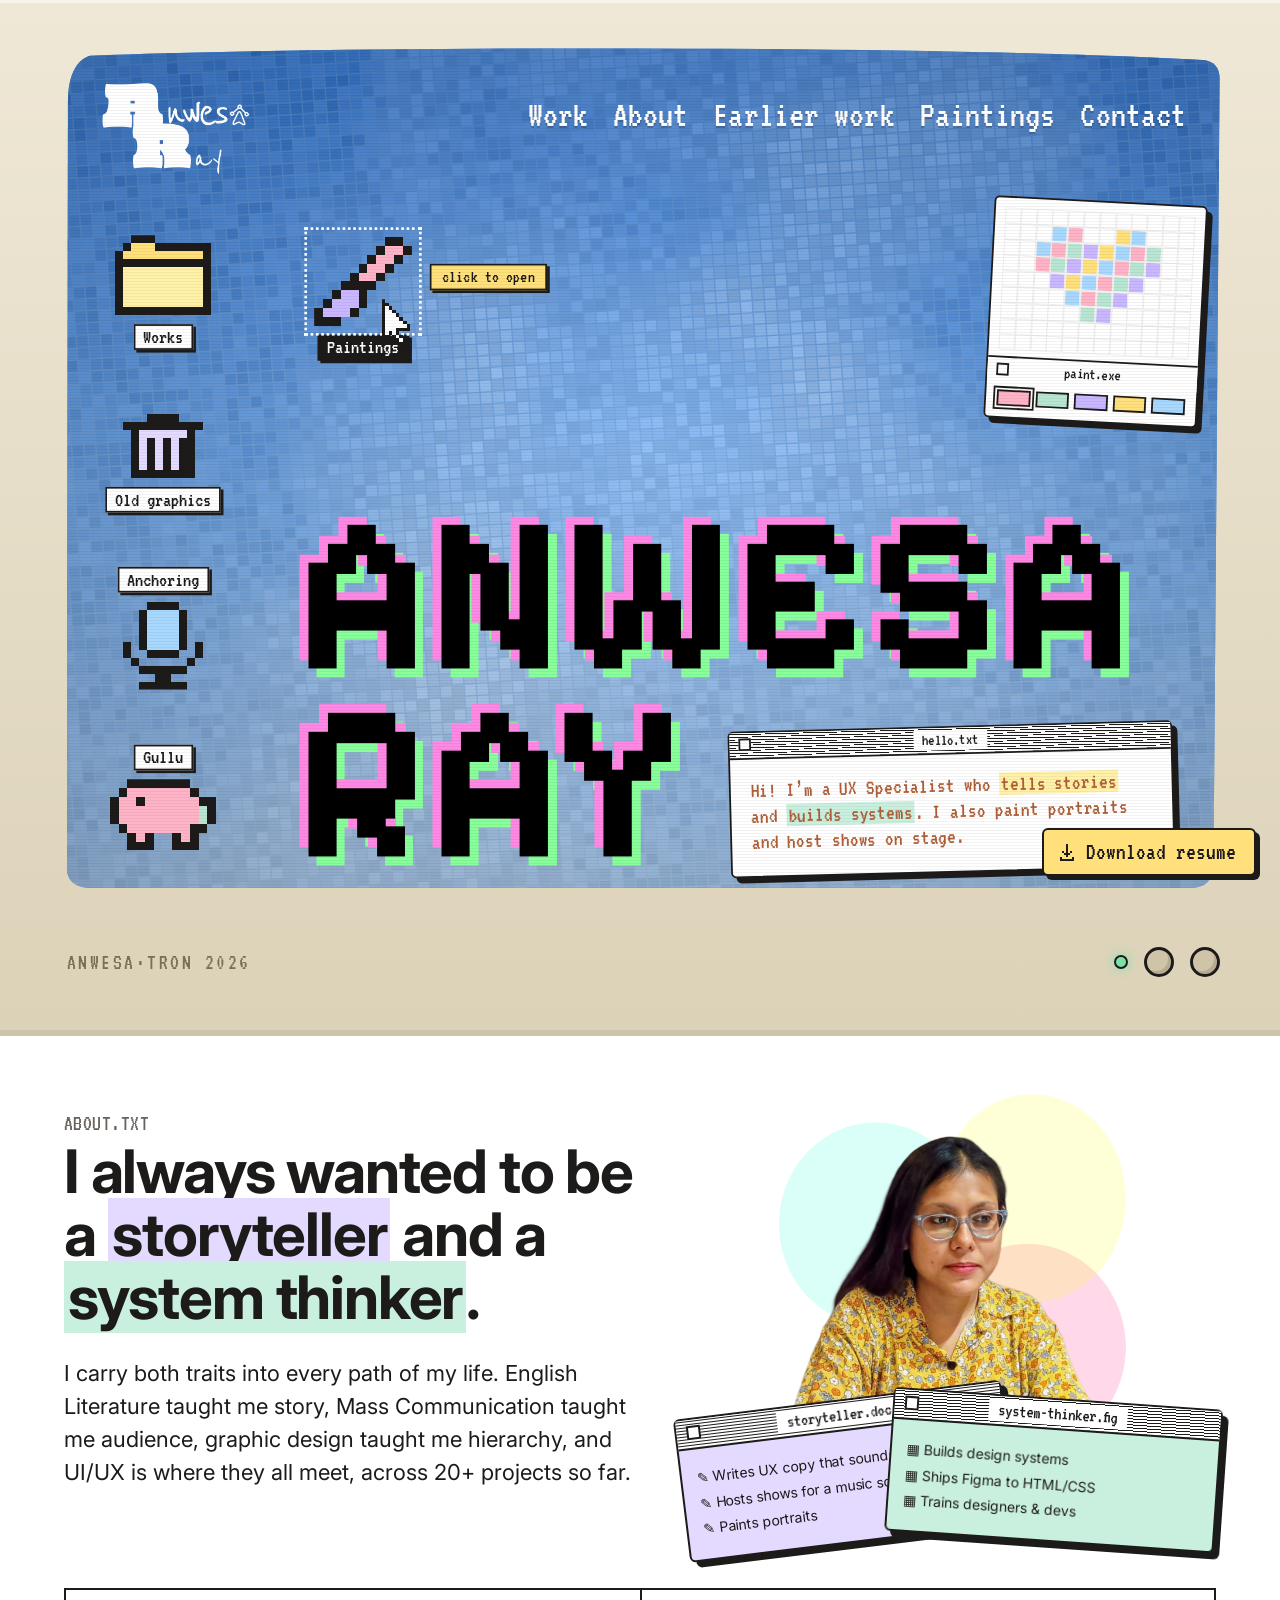
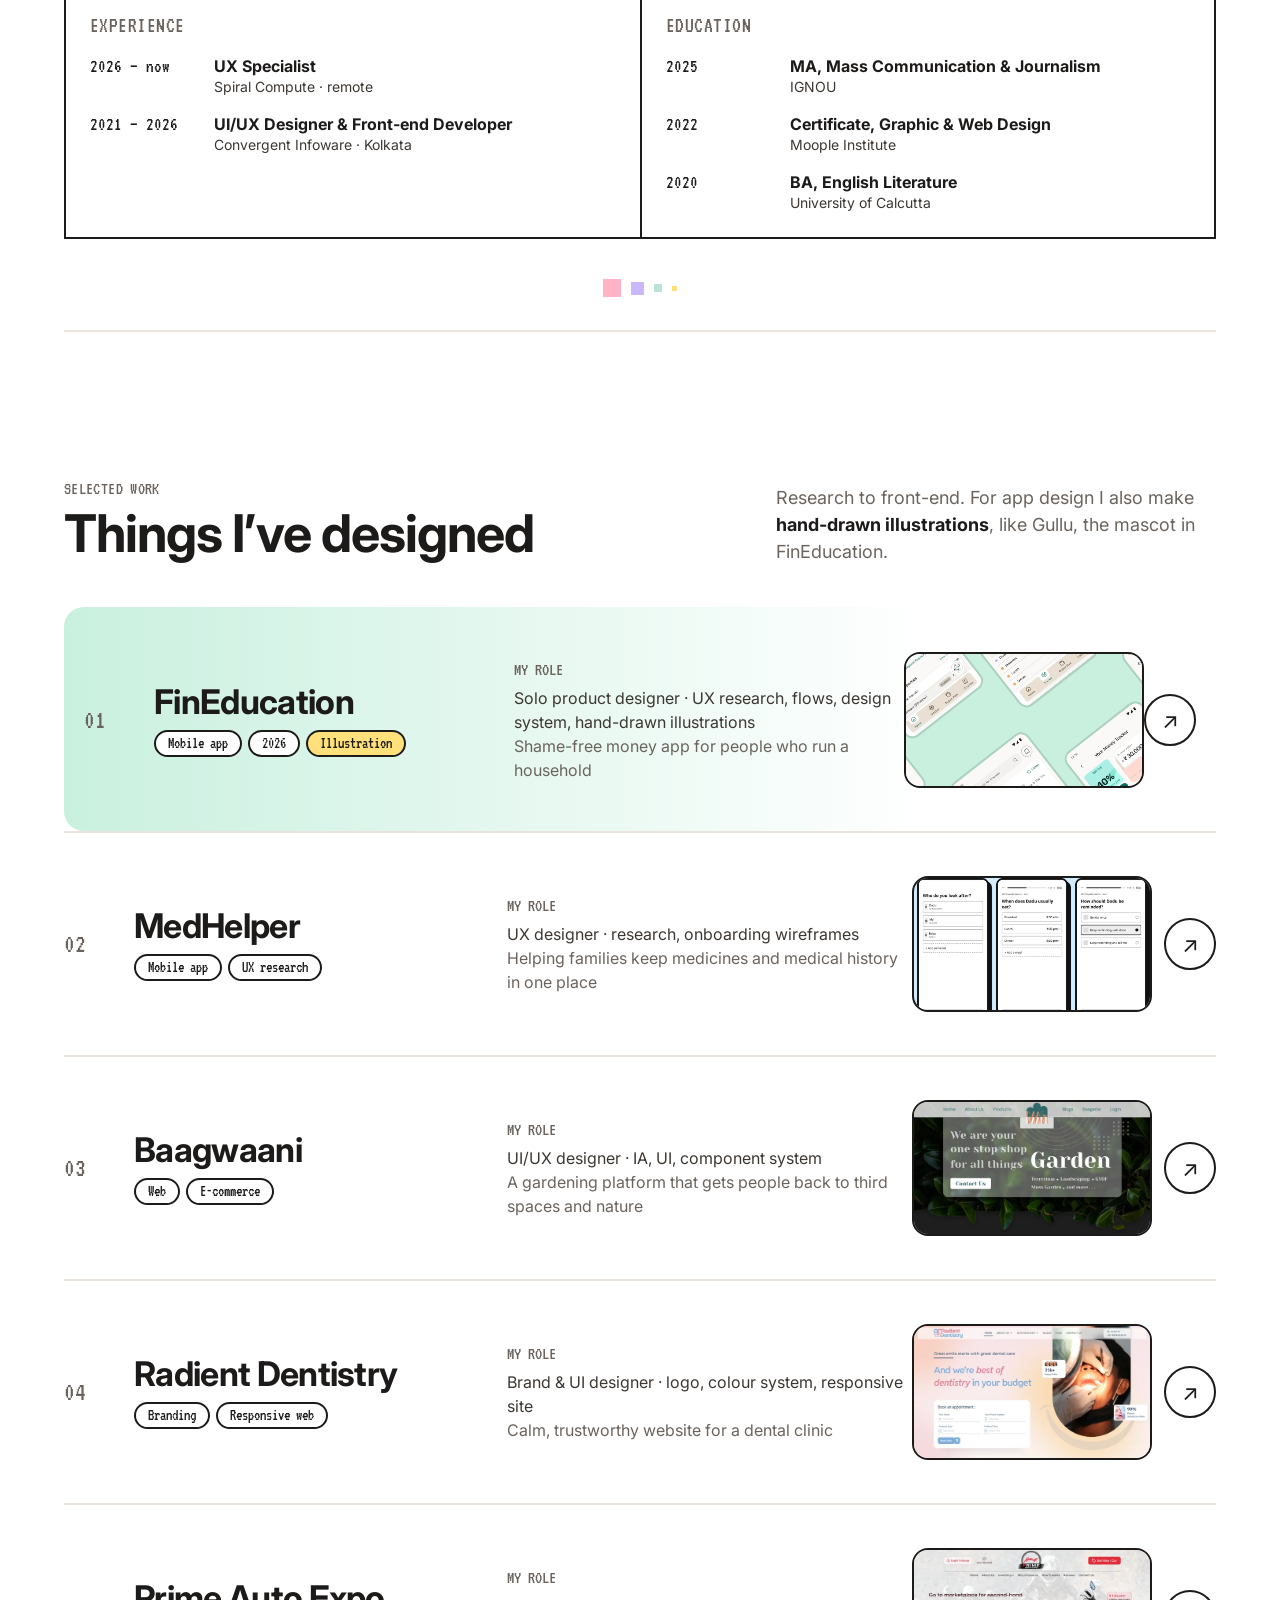
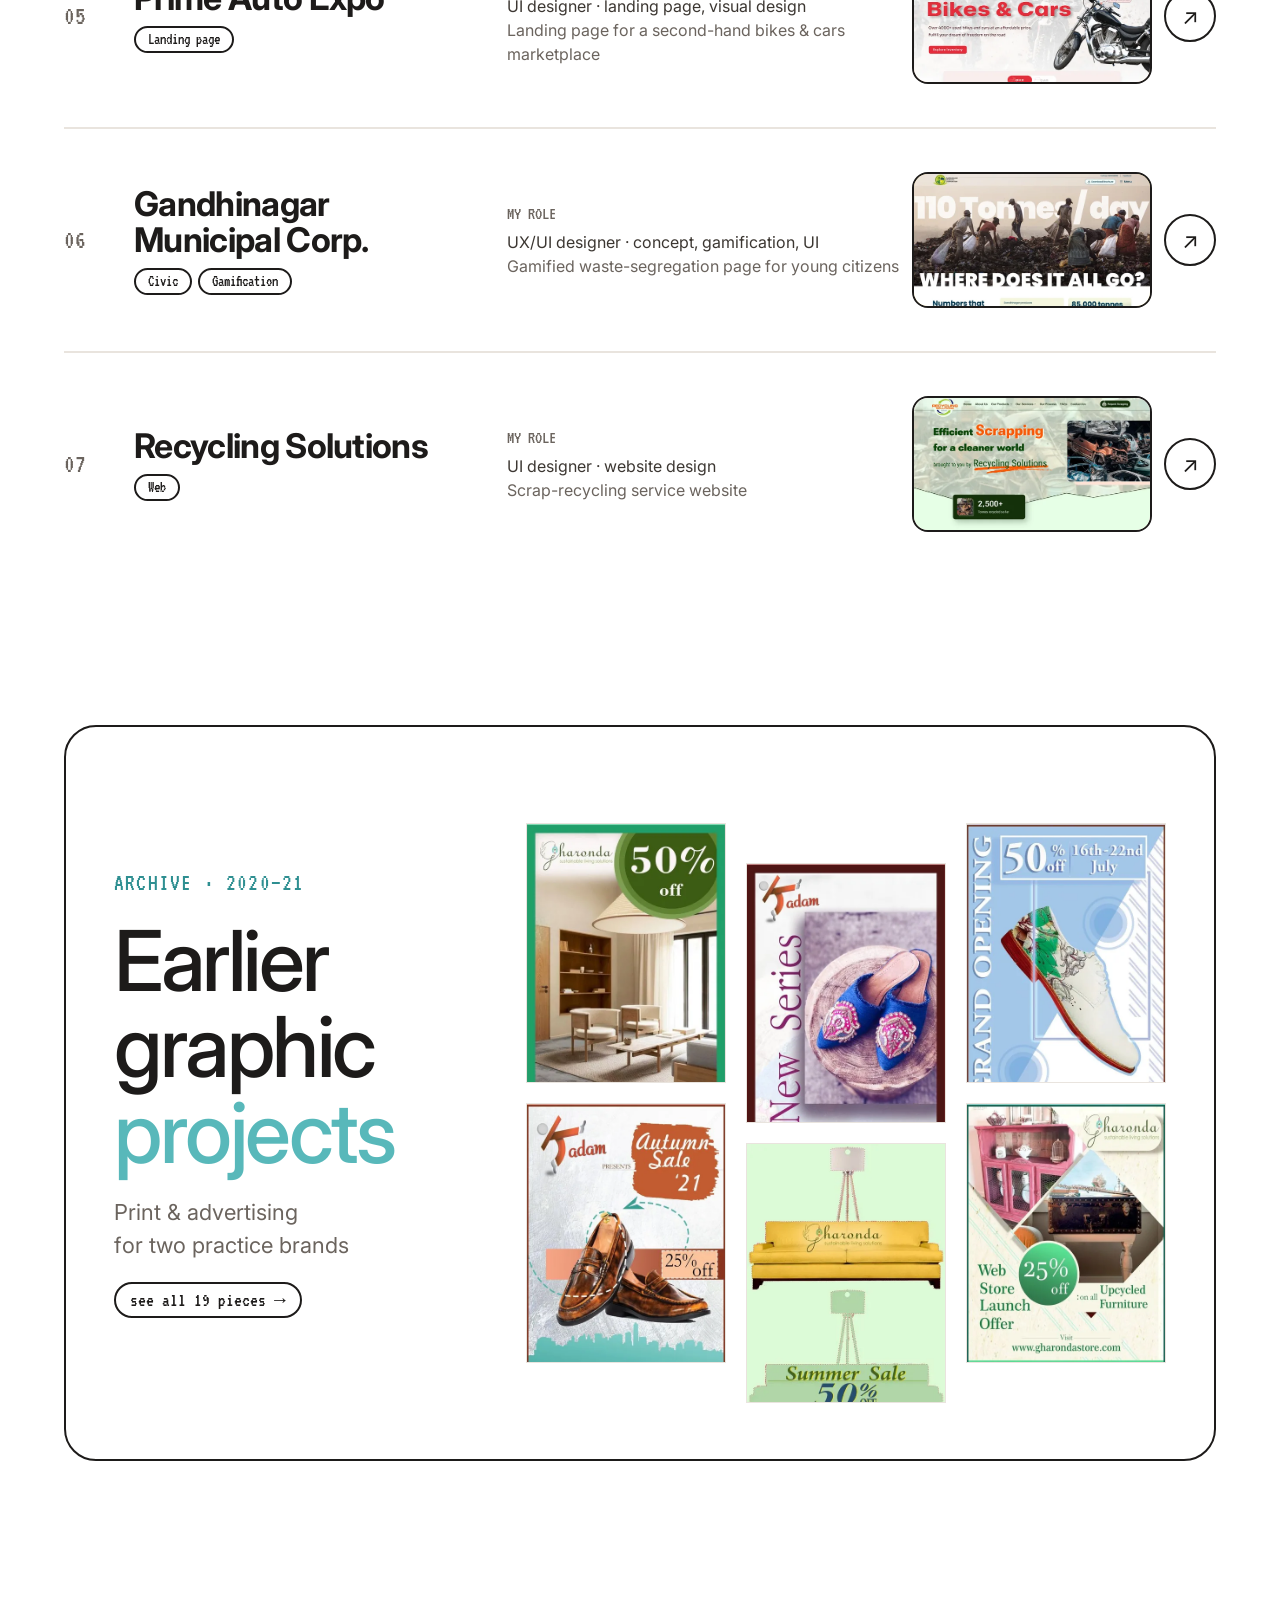
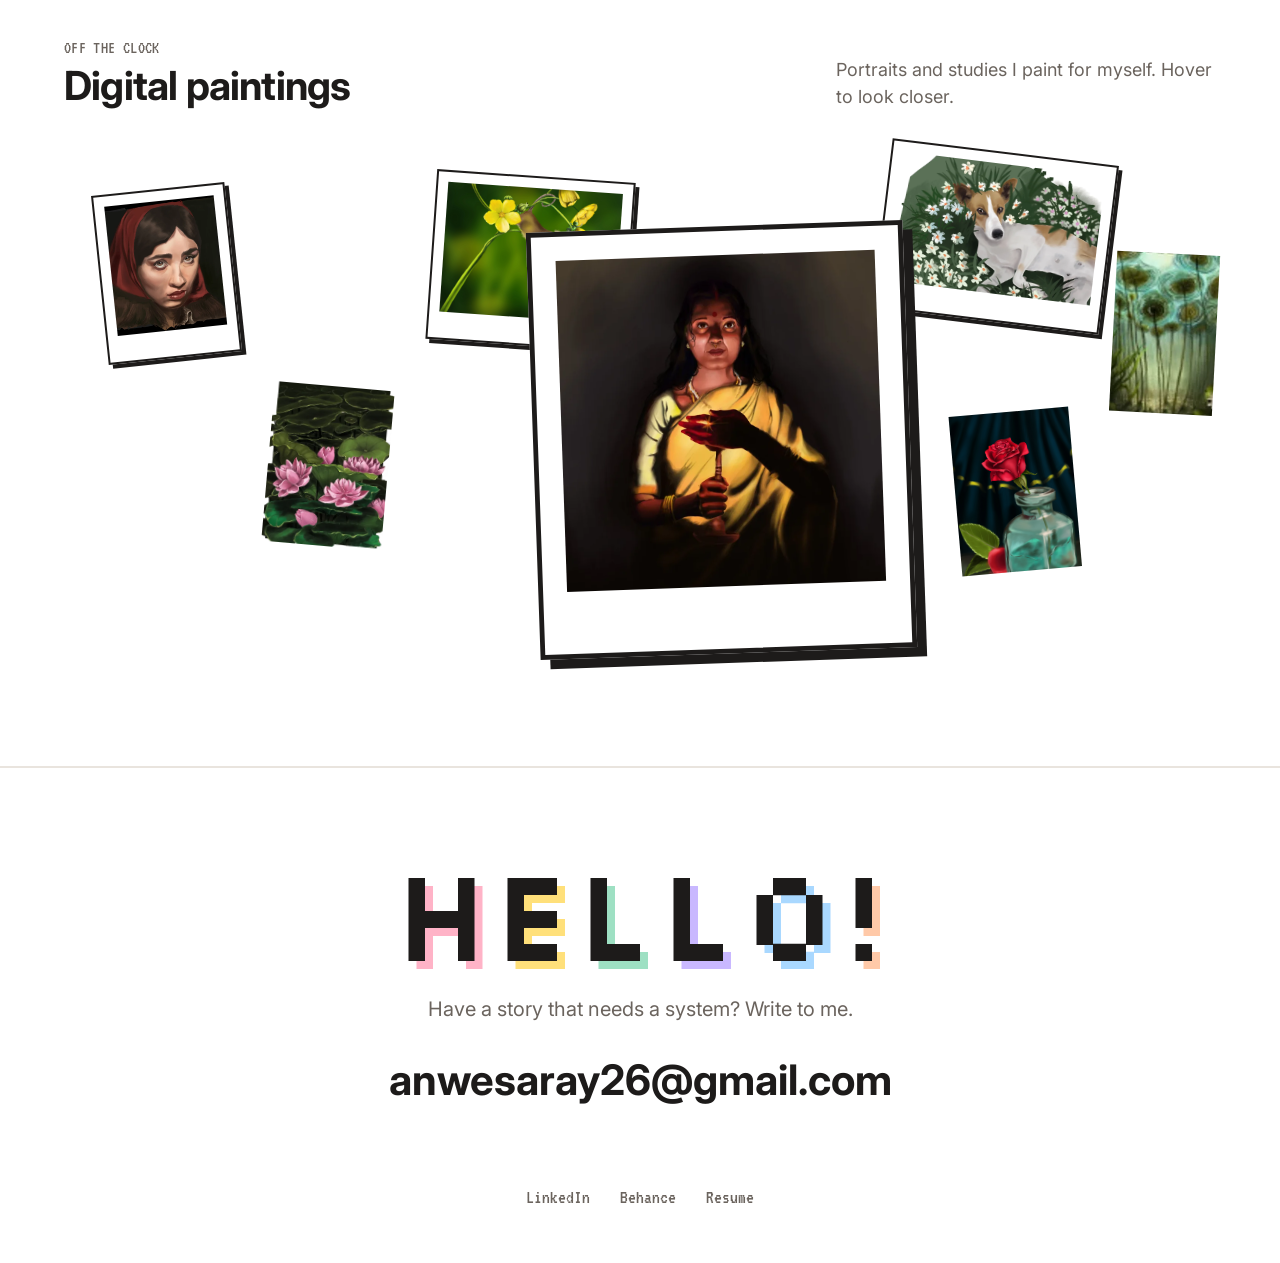
<file: index.html>
<!doctype html>
<html lang="en">

<head>
  <meta charset="utf-8">
  <meta name="viewport" content="width=device-width, initial-scale=1">
  <title>Anwesa Ray · UI/UX Designer</title>
  <meta name="description"
    content="Anwesa Ray is a UX Specialist from Kolkata who tells stories and builds systems: UX research, UI design, design systems, hand-drawn illustration and front-end.">
  <meta property="og:title" content="Anwesa Ray · UI/UX Designer">
  <meta property="og:description"
    content="A storyteller and a system thinker. Selected UX/UI work, earlier graphic projects and digital paintings.">
  <meta property="og:type" content="website">
  <meta name="theme-color" content="#3E7FD6">
  <link rel="icon"
    href="data:image/svg+xml,<svg xmlns='http://www.w3.org/2000/svg' viewBox='0 0 8 8'><rect width='8' height='8' fill='%233E7FD6'/><path d='M1 6V2h1V1h4v1h1v4H5V4H3v2z' fill='%23FFE07A'/></svg>">
  <link rel="preconnect" href="https://fonts.googleapis.com">
  <link rel="preconnect" href="https://fonts.gstatic.com" crossorigin>
  <link
    href="https://fonts.googleapis.com/css2?family=Inter:wght@400;500;600;700&family=Pixelify+Sans:wght@700&family=Silkscreen&family=VT323&display=swap"
    rel="stylesheet">
  <link rel="stylesheet" href="css/style.css">
</head>

<body>
  <a class="skip" href="#main">Skip to content</a>

  <!-- CRT screen shape (from Figma "Vector 1"), normalised so it scales with the screen -->
  <svg width="0" height="0" style="position:absolute" aria-hidden="true">
    <clipPath id="crt-mask" clipPathUnits="objectBoundingBox">
      <path
        d="M0.0205 0.0125 C0.2545 0 0.7633 0 0.985 0.0175 Q1 0.019 1 0.04 L0.9947 0.972 Q0.9945 1 0.975 1 L0.022 1 Q0 1 0 0.975 L0.0011 0.0657 C0.0013 0.0164 0.0205 0.0125 0.0205 0.0125 Z" />
    </clipPath>
  </svg>

  <header class="crt" id="top">
    <div class="screen" id="screen">
      <canvas class="sky" id="sky" aria-hidden="true"></canvas>
      <div class="vignette"></div>
      <div class="stage" id="stage">
        <a class="logo" href="#top" aria-label="Anwesa Ray, home"><img src="images/logo.png" alt="" width="165"
            height="102"></a>
        <nav aria-label="Main">
          <ul class="menu">
            <li><a href="#work">Work</a></li>
            <li><a href="#about">About</a></li>
            <li><a href="#earlier">Earlier work</a></li>
            <li><a href="#paintings">Paintings</a></li>
            <li><a href="#contact">Contact</a></li>
          </ul>
        </nav>

        <button class="icon" data-open="#work" style="left:33px;top:214px" aria-label="Works: click to jump to my work">
          <span class="pic"><svg aria-hidden="true" focusable="false" width="108" height="90" viewBox="0 0 108 90"
              shape-rendering="crispEdges">
              <rect x="18" y="0" width="9" height="9" fill="#1D1B1A" />
              <rect x="27" y="0" width="9" height="9" fill="#1D1B1A" />
              <rect x="36" y="0" width="9" height="9" fill="#1D1B1A" />
              <rect x="9" y="9" width="9" height="9" fill="#1D1B1A" />
              <rect x="18" y="9" width="9" height="9" fill="#FFE07A" />
              <rect x="27" y="9" width="9" height="9" fill="#FFE07A" />
              <rect x="36" y="9" width="9" height="9" fill="#FFE07A" />
              <rect x="45" y="9" width="9" height="9" fill="#1D1B1A" />
              <rect x="54" y="9" width="9" height="9" fill="#1D1B1A" />
              <rect x="63" y="9" width="9" height="9" fill="#1D1B1A" />
              <rect x="72" y="9" width="9" height="9" fill="#1D1B1A" />
              <rect x="81" y="9" width="9" height="9" fill="#1D1B1A" />
              <rect x="90" y="9" width="9" height="9" fill="#1D1B1A" />
              <rect x="99" y="9" width="9" height="9" fill="#1D1B1A" />
              <rect x="0" y="18" width="9" height="9" fill="#1D1B1A" />
              <rect x="9" y="18" width="9" height="9" fill="#FFE07A" />
              <rect x="18" y="18" width="9" height="9" fill="#FFE07A" />
              <rect x="27" y="18" width="9" height="9" fill="#FFE07A" />
              <rect x="36" y="18" width="9" height="9" fill="#FFE07A" />
              <rect x="45" y="18" width="9" height="9" fill="#FFE07A" />
              <rect x="54" y="18" width="9" height="9" fill="#FFE07A" />
              <rect x="63" y="18" width="9" height="9" fill="#FFE07A" />
              <rect x="72" y="18" width="9" height="9" fill="#FFE07A" />
              <rect x="81" y="18" width="9" height="9" fill="#FFE07A" />
              <rect x="90" y="18" width="9" height="9" fill="#FFE07A" />
              <rect x="99" y="18" width="9" height="9" fill="#1D1B1A" />
              <rect x="0" y="27" width="9" height="9" fill="#1D1B1A" />
              <rect x="9" y="27" width="9" height="9" fill="#1D1B1A" />
              <rect x="18" y="27" width="9" height="9" fill="#1D1B1A" />
              <rect x="27" y="27" width="9" height="9" fill="#1D1B1A" />
              <rect x="36" y="27" width="9" height="9" fill="#1D1B1A" />
              <rect x="45" y="27" width="9" height="9" fill="#1D1B1A" />
              <rect x="54" y="27" width="9" height="9" fill="#1D1B1A" />
              <rect x="63" y="27" width="9" height="9" fill="#1D1B1A" />
              <rect x="72" y="27" width="9" height="9" fill="#1D1B1A" />
              <rect x="81" y="27" width="9" height="9" fill="#1D1B1A" />
              <rect x="90" y="27" width="9" height="9" fill="#1D1B1A" />
              <rect x="99" y="27" width="9" height="9" fill="#1D1B1A" />
              <rect x="0" y="36" width="9" height="9" fill="#1D1B1A" />
              <rect x="9" y="36" width="9" height="9" fill="#FFF1A8" />
              <rect x="18" y="36" width="9" height="9" fill="#FFF1A8" />
              <rect x="27" y="36" width="9" height="9" fill="#FFF1A8" />
              <rect x="36" y="36" width="9" height="9" fill="#FFF1A8" />
              <rect x="45" y="36" width="9" height="9" fill="#FFF1A8" />
              <rect x="54" y="36" width="9" height="9" fill="#FFF1A8" />
              <rect x="63" y="36" width="9" height="9" fill="#FFF1A8" />
              <rect x="72" y="36" width="9" height="9" fill="#FFF1A8" />
              <rect x="81" y="36" width="9" height="9" fill="#FFF1A8" />
              <rect x="90" y="36" width="9" height="9" fill="#FFF1A8" />
              <rect x="99" y="36" width="9" height="9" fill="#1D1B1A" />
              <rect x="0" y="45" width="9" height="9" fill="#1D1B1A" />
              <rect x="9" y="45" width="9" height="9" fill="#FFF1A8" />
              <rect x="18" y="45" width="9" height="9" fill="#FFF1A8" />
              <rect x="27" y="45" width="9" height="9" fill="#FFF1A8" />
              <rect x="36" y="45" width="9" height="9" fill="#FFF1A8" />
              <rect x="45" y="45" width="9" height="9" fill="#FFF1A8" />
              <rect x="54" y="45" width="9" height="9" fill="#FFF1A8" />
              <rect x="63" y="45" width="9" height="9" fill="#FFF1A8" />
              <rect x="72" y="45" width="9" height="9" fill="#FFF1A8" />
              <rect x="81" y="45" width="9" height="9" fill="#FFF1A8" />
              <rect x="90" y="45" width="9" height="9" fill="#FFF1A8" />
              <rect x="99" y="45" width="9" height="9" fill="#1D1B1A" />
              <rect x="0" y="54" width="9" height="9" fill="#1D1B1A" />
              <rect x="9" y="54" width="9" height="9" fill="#FFF1A8" />
              <rect x="18" y="54" width="9" height="9" fill="#FFF1A8" />
              <rect x="27" y="54" width="9" height="9" fill="#FFF1A8" />
              <rect x="36" y="54" width="9" height="9" fill="#FFF1A8" />
              <rect x="45" y="54" width="9" height="9" fill="#FFF1A8" />
              <rect x="54" y="54" width="9" height="9" fill="#FFF1A8" />
              <rect x="63" y="54" width="9" height="9" fill="#FFF1A8" />
              <rect x="72" y="54" width="9" height="9" fill="#FFF1A8" />
              <rect x="81" y="54" width="9" height="9" fill="#FFF1A8" />
              <rect x="90" y="54" width="9" height="9" fill="#FFF1A8" />
              <rect x="99" y="54" width="9" height="9" fill="#1D1B1A" />
              <rect x="0" y="63" width="9" height="9" fill="#1D1B1A" />
              <rect x="9" y="63" width="9" height="9" fill="#FFF1A8" />
              <rect x="18" y="63" width="9" height="9" fill="#FFF1A8" />
              <rect x="27" y="63" width="9" height="9" fill="#FFF1A8" />
              <rect x="36" y="63" width="9" height="9" fill="#FFF1A8" />
              <rect x="45" y="63" width="9" height="9" fill="#FFF1A8" />
              <rect x="54" y="63" width="9" height="9" fill="#FFF1A8" />
              <rect x="63" y="63" width="9" height="9" fill="#FFF1A8" />
              <rect x="72" y="63" width="9" height="9" fill="#FFF1A8" />
              <rect x="81" y="63" width="9" height="9" fill="#FFF1A8" />
              <rect x="90" y="63" width="9" height="9" fill="#FFF1A8" />
              <rect x="99" y="63" width="9" height="9" fill="#1D1B1A" />
              <rect x="0" y="72" width="9" height="9" fill="#1D1B1A" />
              <rect x="9" y="72" width="9" height="9" fill="#FFF1A8" />
              <rect x="18" y="72" width="9" height="9" fill="#FFF1A8" />
              <rect x="27" y="72" width="9" height="9" fill="#FFF1A8" />
              <rect x="36" y="72" width="9" height="9" fill="#FFF1A8" />
              <rect x="45" y="72" width="9" height="9" fill="#FFF1A8" />
              <rect x="54" y="72" width="9" height="9" fill="#FFF1A8" />
              <rect x="63" y="72" width="9" height="9" fill="#FFF1A8" />
              <rect x="72" y="72" width="9" height="9" fill="#FFF1A8" />
              <rect x="81" y="72" width="9" height="9" fill="#FFF1A8" />
              <rect x="90" y="72" width="9" height="9" fill="#FFF1A8" />
              <rect x="99" y="72" width="9" height="9" fill="#1D1B1A" />
              <rect x="0" y="81" width="9" height="9" fill="#1D1B1A" />
              <rect x="9" y="81" width="9" height="9" fill="#1D1B1A" />
              <rect x="18" y="81" width="9" height="9" fill="#1D1B1A" />
              <rect x="27" y="81" width="9" height="9" fill="#1D1B1A" />
              <rect x="36" y="81" width="9" height="9" fill="#1D1B1A" />
              <rect x="45" y="81" width="9" height="9" fill="#1D1B1A" />
              <rect x="54" y="81" width="9" height="9" fill="#1D1B1A" />
              <rect x="63" y="81" width="9" height="9" fill="#1D1B1A" />
              <rect x="72" y="81" width="9" height="9" fill="#1D1B1A" />
              <rect x="81" y="81" width="9" height="9" fill="#1D1B1A" />
              <rect x="90" y="81" width="9" height="9" fill="#1D1B1A" />
              <rect x="99" y="81" width="9" height="9" fill="#1D1B1A" />
            </svg></span><span class="label">Works</span>
        </button>
        <button class="icon is-selected" id="icon-paintings" data-open="#pop-paintings" style="left:258px;top:216px"
          aria-label="Paintings: click to open">
          <span class="pic"><svg aria-hidden="true" focusable="false" width="110" height="100" viewBox="0 0 110 100"
              shape-rendering="crispEdges">
              <rect x="80" y="0" width="10" height="10" fill="#1D1B1A" />
              <rect x="90" y="0" width="10" height="10" fill="#1D1B1A" />
              <rect x="70" y="10" width="10" height="10" fill="#1D1B1A" />
              <rect x="80" y="10" width="10" height="10" fill="#FFB3C7" />
              <rect x="90" y="10" width="10" height="10" fill="#FFB3C7" />
              <rect x="100" y="10" width="10" height="10" fill="#1D1B1A" />
              <rect x="60" y="20" width="10" height="10" fill="#1D1B1A" />
              <rect x="70" y="20" width="10" height="10" fill="#FFB3C7" />
              <rect x="80" y="20" width="10" height="10" fill="#FFB3C7" />
              <rect x="90" y="20" width="10" height="10" fill="#1D1B1A" />
              <rect x="50" y="30" width="10" height="10" fill="#1D1B1A" />
              <rect x="60" y="30" width="10" height="10" fill="#FFB3C7" />
              <rect x="70" y="30" width="10" height="10" fill="#FFB3C7" />
              <rect x="80" y="30" width="10" height="10" fill="#1D1B1A" />
              <rect x="40" y="40" width="10" height="10" fill="#1D1B1A" />
              <rect x="50" y="40" width="10" height="10" fill="#FFB3C7" />
              <rect x="60" y="40" width="10" height="10" fill="#FFB3C7" />
              <rect x="70" y="40" width="10" height="10" fill="#1D1B1A" />
              <rect x="30" y="50" width="10" height="10" fill="#1D1B1A" />
              <rect x="40" y="50" width="10" height="10" fill="#1D1B1A" />
              <rect x="50" y="50" width="10" height="10" fill="#1D1B1A" />
              <rect x="60" y="50" width="10" height="10" fill="#1D1B1A" />
              <rect x="20" y="60" width="10" height="10" fill="#1D1B1A" />
              <rect x="30" y="60" width="10" height="10" fill="#C9B8FF" />
              <rect x="40" y="60" width="10" height="10" fill="#C9B8FF" />
              <rect x="50" y="60" width="10" height="10" fill="#1D1B1A" />
              <rect x="10" y="70" width="10" height="10" fill="#1D1B1A" />
              <rect x="20" y="70" width="10" height="10" fill="#C9B8FF" />
              <rect x="30" y="70" width="10" height="10" fill="#C9B8FF" />
              <rect x="40" y="70" width="10" height="10" fill="#C9B8FF" />
              <rect x="50" y="70" width="10" height="10" fill="#1D1B1A" />
              <rect x="0" y="80" width="10" height="10" fill="#1D1B1A" />
              <rect x="10" y="80" width="10" height="10" fill="#C9B8FF" />
              <rect x="20" y="80" width="10" height="10" fill="#C9B8FF" />
              <rect x="30" y="80" width="10" height="10" fill="#C9B8FF" />
              <rect x="40" y="80" width="10" height="10" fill="#1D1B1A" />
              <rect x="0" y="90" width="10" height="10" fill="#1D1B1A" />
              <rect x="10" y="90" width="10" height="10" fill="#1D1B1A" />
              <rect x="20" y="90" width="10" height="10" fill="#1D1B1A" />
            </svg></span><span class="label">Paintings</span>
          <span class="tip" aria-hidden="true">click to open</span>
          <span class="cursor" aria-hidden="true"><svg aria-hidden="true" focusable="false" width="32" height="52"
              viewBox="0 0 32 52" shape-rendering="crispEdges">
              <rect x="0" y="0" width="4" height="4" fill="#1D1B1A" />
              <rect x="0" y="4" width="4" height="4" fill="#1D1B1A" />
              <rect x="4" y="4" width="4" height="4" fill="#1D1B1A" />
              <rect x="0" y="8" width="4" height="4" fill="#1D1B1A" />
              <rect x="4" y="8" width="4" height="4" fill="#fff" />
              <rect x="8" y="8" width="4" height="4" fill="#1D1B1A" />
              <rect x="0" y="12" width="4" height="4" fill="#1D1B1A" />
              <rect x="4" y="12" width="4" height="4" fill="#fff" />
              <rect x="8" y="12" width="4" height="4" fill="#fff" />
              <rect x="12" y="12" width="4" height="4" fill="#1D1B1A" />
              <rect x="0" y="16" width="4" height="4" fill="#1D1B1A" />
              <rect x="4" y="16" width="4" height="4" fill="#fff" />
              <rect x="8" y="16" width="4" height="4" fill="#fff" />
              <rect x="12" y="16" width="4" height="4" fill="#fff" />
              <rect x="16" y="16" width="4" height="4" fill="#1D1B1A" />
              <rect x="0" y="20" width="4" height="4" fill="#1D1B1A" />
              <rect x="4" y="20" width="4" height="4" fill="#fff" />
              <rect x="8" y="20" width="4" height="4" fill="#fff" />
              <rect x="12" y="20" width="4" height="4" fill="#fff" />
              <rect x="16" y="20" width="4" height="4" fill="#fff" />
              <rect x="20" y="20" width="4" height="4" fill="#1D1B1A" />
              <rect x="0" y="24" width="4" height="4" fill="#1D1B1A" />
              <rect x="4" y="24" width="4" height="4" fill="#fff" />
              <rect x="8" y="24" width="4" height="4" fill="#fff" />
              <rect x="12" y="24" width="4" height="4" fill="#fff" />
              <rect x="16" y="24" width="4" height="4" fill="#fff" />
              <rect x="20" y="24" width="4" height="4" fill="#fff" />
              <rect x="24" y="24" width="4" height="4" fill="#1D1B1A" />
              <rect x="0" y="28" width="4" height="4" fill="#1D1B1A" />
              <rect x="4" y="28" width="4" height="4" fill="#fff" />
              <rect x="8" y="28" width="4" height="4" fill="#fff" />
              <rect x="12" y="28" width="4" height="4" fill="#fff" />
              <rect x="16" y="28" width="4" height="4" fill="#fff" />
              <rect x="20" y="28" width="4" height="4" fill="#fff" />
              <rect x="24" y="28" width="4" height="4" fill="#fff" />
              <rect x="28" y="28" width="4" height="4" fill="#1D1B1A" />
              <rect x="0" y="32" width="4" height="4" fill="#1D1B1A" />
              <rect x="4" y="32" width="4" height="4" fill="#fff" />
              <rect x="8" y="32" width="4" height="4" fill="#fff" />
              <rect x="12" y="32" width="4" height="4" fill="#fff" />
              <rect x="16" y="32" width="4" height="4" fill="#1D1B1A" />
              <rect x="20" y="32" width="4" height="4" fill="#1D1B1A" />
              <rect x="24" y="32" width="4" height="4" fill="#1D1B1A" />
              <rect x="28" y="32" width="4" height="4" fill="#1D1B1A" />
              <rect x="0" y="36" width="4" height="4" fill="#1D1B1A" />
              <rect x="4" y="36" width="4" height="4" fill="#fff" />
              <rect x="8" y="36" width="4" height="4" fill="#1D1B1A" />
              <rect x="12" y="36" width="4" height="4" fill="#fff" />
              <rect x="16" y="36" width="4" height="4" fill="#1D1B1A" />
              <rect x="0" y="40" width="4" height="4" fill="#1D1B1A" />
              <rect x="4" y="40" width="4" height="4" fill="#1D1B1A" />
              <rect x="12" y="40" width="4" height="4" fill="#1D1B1A" />
              <rect x="16" y="40" width="4" height="4" fill="#fff" />
              <rect x="20" y="40" width="4" height="4" fill="#1D1B1A" />
              <rect x="0" y="44" width="4" height="4" fill="#1D1B1A" />
              <rect x="16" y="44" width="4" height="4" fill="#1D1B1A" />
              <rect x="20" y="44" width="4" height="4" fill="#fff" />
              <rect x="24" y="44" width="4" height="4" fill="#1D1B1A" />
              <rect x="16" y="48" width="4" height="4" fill="#1D1B1A" />
              <rect x="20" y="48" width="4" height="4" fill="#1D1B1A" />
            </svg></span>
        </button>
        <button class="icon" data-open="#earlier" style="left:33px;top:415px"
          aria-label="Old graphics: click to see earlier graphic work">
          <span class="pic"><svg aria-hidden="true" focusable="false" width="90" height="72" viewBox="0 0 90 72"
              shape-rendering="crispEdges">
              <rect x="27" y="0" width="9" height="9" fill="#1D1B1A" />
              <rect x="36" y="0" width="9" height="9" fill="#1D1B1A" />
              <rect x="45" y="0" width="9" height="9" fill="#1D1B1A" />
              <rect x="54" y="0" width="9" height="9" fill="#1D1B1A" />
              <rect x="0" y="9" width="9" height="9" fill="#1D1B1A" />
              <rect x="9" y="9" width="9" height="9" fill="#1D1B1A" />
              <rect x="18" y="9" width="9" height="9" fill="#1D1B1A" />
              <rect x="27" y="9" width="9" height="9" fill="#1D1B1A" />
              <rect x="36" y="9" width="9" height="9" fill="#1D1B1A" />
              <rect x="45" y="9" width="9" height="9" fill="#1D1B1A" />
              <rect x="54" y="9" width="9" height="9" fill="#1D1B1A" />
              <rect x="63" y="9" width="9" height="9" fill="#1D1B1A" />
              <rect x="72" y="9" width="9" height="9" fill="#1D1B1A" />
              <rect x="81" y="9" width="9" height="9" fill="#1D1B1A" />
              <rect x="9" y="18" width="9" height="9" fill="#1D1B1A" />
              <rect x="18" y="18" width="9" height="9" fill="#E4DAFF" />
              <rect x="27" y="18" width="9" height="9" fill="#E4DAFF" />
              <rect x="36" y="18" width="9" height="9" fill="#E4DAFF" />
              <rect x="45" y="18" width="9" height="9" fill="#E4DAFF" />
              <rect x="54" y="18" width="9" height="9" fill="#E4DAFF" />
              <rect x="63" y="18" width="9" height="9" fill="#E4DAFF" />
              <rect x="72" y="18" width="9" height="9" fill="#1D1B1A" />
              <rect x="9" y="27" width="9" height="9" fill="#1D1B1A" />
              <rect x="18" y="27" width="9" height="9" fill="#E4DAFF" />
              <rect x="27" y="27" width="9" height="9" fill="#1D1B1A" />
              <rect x="36" y="27" width="9" height="9" fill="#E4DAFF" />
              <rect x="45" y="27" width="9" height="9" fill="#1D1B1A" />
              <rect x="54" y="27" width="9" height="9" fill="#E4DAFF" />
              <rect x="63" y="27" width="9" height="9" fill="#1D1B1A" />
              <rect x="72" y="27" width="9" height="9" fill="#1D1B1A" />
              <rect x="9" y="36" width="9" height="9" fill="#1D1B1A" />
              <rect x="18" y="36" width="9" height="9" fill="#E4DAFF" />
              <rect x="27" y="36" width="9" height="9" fill="#1D1B1A" />
              <rect x="36" y="36" width="9" height="9" fill="#E4DAFF" />
              <rect x="45" y="36" width="9" height="9" fill="#1D1B1A" />
              <rect x="54" y="36" width="9" height="9" fill="#E4DAFF" />
              <rect x="63" y="36" width="9" height="9" fill="#1D1B1A" />
              <rect x="72" y="36" width="9" height="9" fill="#1D1B1A" />
              <rect x="9" y="45" width="9" height="9" fill="#1D1B1A" />
              <rect x="18" y="45" width="9" height="9" fill="#E4DAFF" />
              <rect x="27" y="45" width="9" height="9" fill="#1D1B1A" />
              <rect x="36" y="45" width="9" height="9" fill="#E4DAFF" />
              <rect x="45" y="45" width="9" height="9" fill="#1D1B1A" />
              <rect x="54" y="45" width="9" height="9" fill="#E4DAFF" />
              <rect x="63" y="45" width="9" height="9" fill="#1D1B1A" />
              <rect x="72" y="45" width="9" height="9" fill="#1D1B1A" />
              <rect x="9" y="54" width="9" height="9" fill="#1D1B1A" />
              <rect x="18" y="54" width="9" height="9" fill="#E4DAFF" />
              <rect x="27" y="54" width="9" height="9" fill="#1D1B1A" />
              <rect x="36" y="54" width="9" height="9" fill="#E4DAFF" />
              <rect x="45" y="54" width="9" height="9" fill="#1D1B1A" />
              <rect x="54" y="54" width="9" height="9" fill="#E4DAFF" />
              <rect x="63" y="54" width="9" height="9" fill="#1D1B1A" />
              <rect x="72" y="54" width="9" height="9" fill="#1D1B1A" />
              <rect x="9" y="63" width="9" height="9" fill="#1D1B1A" />
              <rect x="18" y="63" width="9" height="9" fill="#1D1B1A" />
              <rect x="27" y="63" width="9" height="9" fill="#1D1B1A" />
              <rect x="36" y="63" width="9" height="9" fill="#1D1B1A" />
              <rect x="45" y="63" width="9" height="9" fill="#1D1B1A" />
              <rect x="54" y="63" width="9" height="9" fill="#1D1B1A" />
              <rect x="63" y="63" width="9" height="9" fill="#1D1B1A" />
              <rect x="72" y="63" width="9" height="9" fill="#1D1B1A" />
            </svg></span><span class="label">Old graphics</span>
        </button>
        <button class="icon label-top" data-open="#pop-anchoring" style="left:33px;top:587px"
          aria-label="Anchoring: click to open">
          <span class="pic"><svg aria-hidden="true" focusable="false" width="90" height="99" viewBox="0 0 90 99"
              shape-rendering="crispEdges">
              <rect x="27" y="0" width="9" height="9" fill="#1D1B1A" />
              <rect x="36" y="0" width="9" height="9" fill="#1D1B1A" />
              <rect x="45" y="0" width="9" height="9" fill="#1D1B1A" />
              <rect x="54" y="0" width="9" height="9" fill="#1D1B1A" />
              <rect x="18" y="9" width="9" height="9" fill="#1D1B1A" />
              <rect x="27" y="9" width="9" height="9" fill="#A9D8FF" />
              <rect x="36" y="9" width="9" height="9" fill="#A9D8FF" />
              <rect x="45" y="9" width="9" height="9" fill="#A9D8FF" />
              <rect x="54" y="9" width="9" height="9" fill="#A9D8FF" />
              <rect x="63" y="9" width="9" height="9" fill="#1D1B1A" />
              <rect x="18" y="18" width="9" height="9" fill="#1D1B1A" />
              <rect x="27" y="18" width="9" height="9" fill="#A9D8FF" />
              <rect x="36" y="18" width="9" height="9" fill="#A9D8FF" />
              <rect x="45" y="18" width="9" height="9" fill="#A9D8FF" />
              <rect x="54" y="18" width="9" height="9" fill="#A9D8FF" />
              <rect x="63" y="18" width="9" height="9" fill="#1D1B1A" />
              <rect x="18" y="27" width="9" height="9" fill="#1D1B1A" />
              <rect x="27" y="27" width="9" height="9" fill="#A9D8FF" />
              <rect x="36" y="27" width="9" height="9" fill="#A9D8FF" />
              <rect x="45" y="27" width="9" height="9" fill="#A9D8FF" />
              <rect x="54" y="27" width="9" height="9" fill="#A9D8FF" />
              <rect x="63" y="27" width="9" height="9" fill="#1D1B1A" />
              <rect x="18" y="36" width="9" height="9" fill="#1D1B1A" />
              <rect x="27" y="36" width="9" height="9" fill="#A9D8FF" />
              <rect x="36" y="36" width="9" height="9" fill="#A9D8FF" />
              <rect x="45" y="36" width="9" height="9" fill="#A9D8FF" />
              <rect x="54" y="36" width="9" height="9" fill="#A9D8FF" />
              <rect x="63" y="36" width="9" height="9" fill="#1D1B1A" />
              <rect x="0" y="45" width="9" height="9" fill="#1D1B1A" />
              <rect x="18" y="45" width="9" height="9" fill="#1D1B1A" />
              <rect x="27" y="45" width="9" height="9" fill="#A9D8FF" />
              <rect x="36" y="45" width="9" height="9" fill="#A9D8FF" />
              <rect x="45" y="45" width="9" height="9" fill="#A9D8FF" />
              <rect x="54" y="45" width="9" height="9" fill="#A9D8FF" />
              <rect x="63" y="45" width="9" height="9" fill="#1D1B1A" />
              <rect x="81" y="45" width="9" height="9" fill="#1D1B1A" />
              <rect x="0" y="54" width="9" height="9" fill="#1D1B1A" />
              <rect x="27" y="54" width="9" height="9" fill="#1D1B1A" />
              <rect x="36" y="54" width="9" height="9" fill="#1D1B1A" />
              <rect x="45" y="54" width="9" height="9" fill="#1D1B1A" />
              <rect x="54" y="54" width="9" height="9" fill="#1D1B1A" />
              <rect x="81" y="54" width="9" height="9" fill="#1D1B1A" />
              <rect x="9" y="63" width="9" height="9" fill="#1D1B1A" />
              <rect x="72" y="63" width="9" height="9" fill="#1D1B1A" />
              <rect x="18" y="72" width="9" height="9" fill="#1D1B1A" />
              <rect x="27" y="72" width="9" height="9" fill="#1D1B1A" />
              <rect x="36" y="72" width="9" height="9" fill="#1D1B1A" />
              <rect x="45" y="72" width="9" height="9" fill="#1D1B1A" />
              <rect x="54" y="72" width="9" height="9" fill="#1D1B1A" />
              <rect x="63" y="72" width="9" height="9" fill="#1D1B1A" />
              <rect x="36" y="81" width="9" height="9" fill="#1D1B1A" />
              <rect x="45" y="81" width="9" height="9" fill="#1D1B1A" />
              <rect x="18" y="90" width="9" height="9" fill="#1D1B1A" />
              <rect x="27" y="90" width="9" height="9" fill="#1D1B1A" />
              <rect x="36" y="90" width="9" height="9" fill="#1D1B1A" />
              <rect x="45" y="90" width="9" height="9" fill="#1D1B1A" />
              <rect x="54" y="90" width="9" height="9" fill="#1D1B1A" />
              <rect x="63" y="90" width="9" height="9" fill="#1D1B1A" />
            </svg></span><span class="label">Anchoring</span>
        </button>
        <button class="icon label-top" data-open="#pop-gullu" style="left:33px;top:787px"
          aria-label="Gullu: click to meet FinEducation's mascot">
          <span class="pic"><svg aria-hidden="true" focusable="false" width="120" height="80" viewBox="0 0 120 80"
              shape-rendering="crispEdges">
              <rect x="20" y="0" width="10" height="10" fill="#1D1B1A" />
              <rect x="30" y="0" width="10" height="10" fill="#1D1B1A" />
              <rect x="40" y="0" width="10" height="10" fill="#1D1B1A" />
              <rect x="50" y="0" width="10" height="10" fill="#1D1B1A" />
              <rect x="60" y="0" width="10" height="10" fill="#1D1B1A" />
              <rect x="70" y="0" width="10" height="10" fill="#1D1B1A" />
              <rect x="80" y="0" width="10" height="10" fill="#1D1B1A" />
              <rect x="10" y="10" width="10" height="10" fill="#1D1B1A" />
              <rect x="20" y="10" width="10" height="10" fill="#FFB3C7" />
              <rect x="30" y="10" width="10" height="10" fill="#FFB3C7" />
              <rect x="40" y="10" width="10" height="10" fill="#FFB3C7" />
              <rect x="50" y="10" width="10" height="10" fill="#FFB3C7" />
              <rect x="60" y="10" width="10" height="10" fill="#FFB3C7" />
              <rect x="70" y="10" width="10" height="10" fill="#FFB3C7" />
              <rect x="80" y="10" width="10" height="10" fill="#FFB3C7" />
              <rect x="90" y="10" width="10" height="10" fill="#1D1B1A" />
              <rect x="0" y="20" width="10" height="10" fill="#1D1B1A" />
              <rect x="10" y="20" width="10" height="10" fill="#FFB3C7" />
              <rect x="20" y="20" width="10" height="10" fill="#FFB3C7" />
              <rect x="30" y="20" width="10" height="10" fill="#1D1B1A" />
              <rect x="40" y="20" width="10" height="10" fill="#FFB3C7" />
              <rect x="50" y="20" width="10" height="10" fill="#FFB3C7" />
              <rect x="60" y="20" width="10" height="10" fill="#FFB3C7" />
              <rect x="70" y="20" width="10" height="10" fill="#FFB3C7" />
              <rect x="80" y="20" width="10" height="10" fill="#FFB3C7" />
              <rect x="90" y="20" width="10" height="10" fill="#FFB3C7" />
              <rect x="100" y="20" width="10" height="10" fill="#1D1B1A" />
              <rect x="110" y="20" width="10" height="10" fill="#1D1B1A" />
              <rect x="0" y="30" width="10" height="10" fill="#1D1B1A" />
              <rect x="10" y="30" width="10" height="10" fill="#FFB3C7" />
              <rect x="20" y="30" width="10" height="10" fill="#FFB3C7" />
              <rect x="30" y="30" width="10" height="10" fill="#FFB3C7" />
              <rect x="40" y="30" width="10" height="10" fill="#FFB3C7" />
              <rect x="50" y="30" width="10" height="10" fill="#FFB3C7" />
              <rect x="60" y="30" width="10" height="10" fill="#FFB3C7" />
              <rect x="70" y="30" width="10" height="10" fill="#FFB3C7" />
              <rect x="80" y="30" width="10" height="10" fill="#FFB3C7" />
              <rect x="90" y="30" width="10" height="10" fill="#FFB3C7" />
              <rect x="100" y="30" width="10" height="10" fill="#B9E6D3" />
              <rect x="110" y="30" width="10" height="10" fill="#1D1B1A" />
              <rect x="0" y="40" width="10" height="10" fill="#1D1B1A" />
              <rect x="10" y="40" width="10" height="10" fill="#FFB3C7" />
              <rect x="20" y="40" width="10" height="10" fill="#FFB3C7" />
              <rect x="30" y="40" width="10" height="10" fill="#FFB3C7" />
              <rect x="40" y="40" width="10" height="10" fill="#FFB3C7" />
              <rect x="50" y="40" width="10" height="10" fill="#FFB3C7" />
              <rect x="60" y="40" width="10" height="10" fill="#FFB3C7" />
              <rect x="70" y="40" width="10" height="10" fill="#FFB3C7" />
              <rect x="80" y="40" width="10" height="10" fill="#FFB3C7" />
              <rect x="90" y="40" width="10" height="10" fill="#FFB3C7" />
              <rect x="100" y="40" width="10" height="10" fill="#B9E6D3" />
              <rect x="110" y="40" width="10" height="10" fill="#1D1B1A" />
              <rect x="10" y="50" width="10" height="10" fill="#1D1B1A" />
              <rect x="20" y="50" width="10" height="10" fill="#FFB3C7" />
              <rect x="30" y="50" width="10" height="10" fill="#FFB3C7" />
              <rect x="40" y="50" width="10" height="10" fill="#FFB3C7" />
              <rect x="50" y="50" width="10" height="10" fill="#FFB3C7" />
              <rect x="60" y="50" width="10" height="10" fill="#FFB3C7" />
              <rect x="70" y="50" width="10" height="10" fill="#FFB3C7" />
              <rect x="80" y="50" width="10" height="10" fill="#FFB3C7" />
              <rect x="90" y="50" width="10" height="10" fill="#1D1B1A" />
              <rect x="100" y="50" width="10" height="10" fill="#1D1B1A" />
              <rect x="20" y="60" width="10" height="10" fill="#1D1B1A" />
              <rect x="30" y="60" width="10" height="10" fill="#FFB3C7" />
              <rect x="40" y="60" width="10" height="10" fill="#1D1B1A" />
              <rect x="70" y="60" width="10" height="10" fill="#1D1B1A" />
              <rect x="80" y="60" width="10" height="10" fill="#FFB3C7" />
              <rect x="90" y="60" width="10" height="10" fill="#1D1B1A" />
              <rect x="20" y="70" width="10" height="10" fill="#1D1B1A" />
              <rect x="30" y="70" width="10" height="10" fill="#1D1B1A" />
              <rect x="40" y="70" width="10" height="10" fill="#1D1B1A" />
              <rect x="70" y="70" width="10" height="10" fill="#1D1B1A" />
              <rect x="80" y="70" width="10" height="10" fill="#1D1B1A" />
              <rect x="90" y="70" width="10" height="10" fill="#1D1B1A" />
            </svg></span><span class="label">Gullu</span>
        </button>

        <h1 class="name" aria-label="Anwesa Ray"><span aria-hidden="true">Anwesa</span><span
            aria-hidden="true">Ray</span></h1>

        <section class="win paint" id="paint" aria-label="paint.exe: paint some pixels">
          <div class="grid" id="paint-grid" role="img" aria-label="A 12 by 10 pixel canvas with a pastel heart"></div>
          <div class="bar plain" data-drag><button type="button" class="close" id="paint-clear"
              aria-label="Clear canvas" title="clear"></button><b>paint.exe</b></div>
          <div class="swatches" role="group" aria-label="Colours">
            <button type="button" style="background:#FFB3C7" data-c="#FFB3C7" aria-label="Pink"
              aria-pressed="true"></button>
            <button type="button" style="background:#B9E6D3" data-c="#B9E6D3" aria-label="Mint"
              aria-pressed="false"></button>
            <button type="button" style="background:#C9B8FF" data-c="#C9B8FF" aria-label="Lilac"
              aria-pressed="false"></button>
            <button type="button" style="background:#FFE07A" data-c="#FFE07A" aria-label="Butter"
              aria-pressed="false"></button>
            <button type="button" style="background:#A9D8FF" data-c="#A9D8FF" aria-label="Sky"
              aria-pressed="false"></button>
          </div>
        </section>

        <section class="win hello" aria-label="hello.txt">
          <div class="bar" data-drag><span class="close" aria-hidden="true"></span><b>hello.txt</b></div>
          <p class="body">Hi! I’m a UX Specialist who <mark class="m1">tells stories</mark> and <mark class="m2">builds
              systems</mark>. I also paint portraits and host shows on stage.</p>
        </section>

        <!-- windows opened by double-clicking icons -->
        <section class="win popup" id="pop-paintings" style="left:430px;top:150px" aria-label="Paintings" tabindex="-1">
          <div class="bar" data-drag><button class="close" data-close aria-label="Close"></button><b>paintings/</b>
          </div>
          <div class="body">
            <div class="thumbs"><img src="images/painting-lamp.webp" alt="" loading="lazy"><img
                src="images/painting-red-scarf.webp" alt="" loading="lazy"><img src="images/painting-dog.webp" alt=""
                loading="lazy"></div>
            <p>Portraits and studies I paint off the clock.</p>
            <a class="btn" href="#paintings" data-close>open the gallery →</a>
          </div>
        </section>
        <section class="win popup" id="pop-anchoring" style="left:210px;top:470px" aria-label="Anchoring" tabindex="-1">
          <div class="bar" data-drag><button class="close" data-close aria-label="Close"></button><b>anchoring.mov</b>
          </div>
          <div class="body">
            <!-- When the clip is ready: put it in images/anchoring.mp4 and replace the .tape div with:
               <video src="images/anchoring.mp4" controls playsinline preload="none" poster="images/anchoring-poster.webp"></video> -->
            <div class="tape">🎤 stage clip loading soon…</div>
            <p>I host shows for a friend’s music school. Holding a room taught me pacing, which I use in every flow I
              design.</p>
          </div>
        </section>
        <section class="win popup" id="pop-gullu" style="left:210px;top:560px" aria-label="Gullu" tabindex="-1">
          <div class="bar" data-drag><button class="close" data-close aria-label="Close"></button><b>gullu.txt</b></div>
          <div class="body">
            <p>Hiiyyaaa! I’m Gullu, the hand-drawn Gullak mascot of FinEducation. I show up once a week to celebrate
              what went right.</p>
            <a class="btn" href="work/fineducation.html" data-case="fineducation">meet my app →</a>
          </div>
        </section>
      </div>
      <div class="glass" aria-hidden="true"></div>
    </div>
    <div class="chin" aria-hidden="true"><span class="brand">ANWESA·TRON 2026</span><span class="knobs"><i
          class="led"></i><i class="knob"></i><i class="knob"></i></span></div>
    <div class="cascade" id="cascade" aria-hidden="true"></div>
  </header>

  <main id="main">
    <section class="about wrap" id="about" aria-labelledby="about-h">
      <p class="kicker">About.txt</p>
      <div class="about-grid">
        <div class="about-text">
          <h2 id="about-h">I always wanted to be a <mark class="h-lilac">storyteller</mark> and a <mark
              class="h-mint">system thinker</mark>.</h2>
          <p>I carry both traits into every path of my life. English Literature taught me story, Mass Communication
            taught me audience, graphic design taught me hierarchy, and UI/UX is where they all meet, across 20+
            projects so far.</p>
        </div>
        <div class="about-wins reveal" id="about-wins">
          <img src="images/anwesa.jpg" alt="" class="me">
          <section class="win w-story" aria-label="storyteller.doc">
            <div class="bar" data-drag><span class="close" aria-hidden="true"></span><b>storyteller.doc</b></div>
            <ul class="body">
              <li>✎ Writes UX copy that sounds human</li>
              <li>✎ Hosts shows for a music school</li>
              <li>✎ Paints portraits</li>
            </ul>
          </section>
          <section class="win w-system" aria-label="system-thinker.fig">
            <div class="bar" data-drag><span class="close" aria-hidden="true"></span><b>system-thinker.fig</b></div>
            <ul class="body">
              <li>▦ Builds design systems</li>
              <li>▦ Ships Figma to HTML/CSS</li>
              <li>▦ Trains designers &amp; devs</li>
            </ul>
          </section>
        </div>
      </div>
      <div class="cv" aria-label="Photo, experience and education">
        <!-- <figure class="cv-box me">
          <div class="photo"><img src="images/anwesa.jpg" alt="Anwesa Ray" width="600" height="750"></div>
        </figure> -->
        <section class="cv-box">
          <h3 class="cv-h">Experience</h3>
          <ol class="tl">
            <li><span class="yr">2026 – now</span><span><b>UX Specialist</b><em>Spiral Compute · remote</em></span></li>
            <li><span class="yr">2021 – 2026</span><span><b>UI/UX Designer &amp; Front-end Developer</b><em>Convergent
                  Infoware · Kolkata</em></span></li>
          </ol>
        </section>
        <section class="cv-box">
          <h3 class="cv-h">Education</h3>
          <ol class="tl">
            <li><span class="yr">2025</span><span><b>MA, Mass Communication &amp; Journalism</b><em>IGNOU</em></span>
            </li>
            <li><span class="yr">2022</span><span><b>Certificate, Graphic &amp; Web Design</b><em>Moople
                  Institute</em></span></li>
            <li><span class="yr">2020</span><span><b>BA, English Literature</b><em>University of Calcutta</em></span>
            </li>
          </ol>
        </section>
      </div>
      <div class="dots" aria-hidden="true"><i style="width:18px;height:18px;background:#FFB3C7"></i><i
          style="width:13px;height:13px;margin-top:3px;background:#C9B8FF"></i><i
          style="width:8px;height:8px;margin-top:5px;background:#B9E6D3"></i><i
          style="width:5px;height:5px;margin-top:7px;background:#FFE07A"></i></div>
      <div class="divider"></div>
    </section>

    <section class="works wrap" id="work" aria-labelledby="work-h">
      <div class="sec-head">
        <div>
          <p class="kicker">Selected work</p>
          <h2 id="work-h">Things I’ve designed</h2>
        </div>
        <p>Research to front-end. For app design I also make <b>hand-drawn illustrations</b>, like Gullu, the mascot in
          FinEducation.</p>
      </div>
      <ol class="rows">
        <li><a class="row" href="work/fineducation.html" data-case="fineducation">
            <span class="num">01</span>
            <div class="t">
              <h3>FinEducation</h3><span class="tags"><span class="tag">Mobile app</span><span
                  class="tag">2026</span><span class="tag hl">Illustration</span></span>
            </div>
            <div class="role"><span class="lbl">MY ROLE</span>Solo product designer · UX research, flows, design system,
              hand-drawn illustrations<span class="desc">Shame-free money app for people who run a household</span>
            </div>
            <div class="thumb" style="background:#C9F0DF">
              <div class="collage"><img src="images/fe-explainer.webp" alt="" loading="lazy"><img
                  src="images/fe-goal.webp" alt="" loading="lazy"><img src="images/fe-home.webp" alt=""
                  loading="lazy"><img src="images/fe-tracker.webp" alt="" loading="lazy"><img
                  src="images/fe-courses.webp" alt="" loading="lazy"><img src="images/fe-insight.webp" alt=""
                  loading="lazy"><img src="images/fe-explainer.webp" alt="" loading="lazy"><img
                  src="images/fe-goal.webp" alt="" loading="lazy"><img src="images/fe-home.webp" alt=""
                  loading="lazy"><img src="images/fe-tracker.webp" alt="" loading="lazy"><img
                  src="images/fe-courses.webp" alt="" loading="lazy"><img src="images/fe-insight.webp" alt=""
                  loading="lazy"></div>
            </div>
            <span class="arrow" aria-hidden="true">↗</span>
            <span class="sr-only">Open case study</span>
          </a></li>
        <li><a class="row" href="work/medhelper.html" data-case="medhelper">
            <span class="num">02</span>
            <div class="t">
              <h3>MedHelper</h3><span class="tags"><span class="tag">Mobile app</span><span class="tag">UX
                  research</span></span>
            </div>
            <div class="role"><span class="lbl">MY ROLE</span>UX designer · research, onboarding wireframes<span
                class="desc">Helping families keep medicines and medical history in one place</span></div>
            <div class="thumb" style="background:#D3EBFF"><img src="images/work-medhelper.webp" alt="" loading="lazy"
                width="300" height="170"></div>
            <span class="arrow" aria-hidden="true">↗</span>
            <span class="sr-only">Open case study</span>
          </a></li>
        <li><a class="row" href="work/baagwaani.html" data-case="baagwaani">
            <span class="num">03</span>
            <div class="t">
              <h3>Baagwaani</h3><span class="tags"><span class="tag">Web</span><span
                  class="tag">E-commerce</span></span>
            </div>
            <div class="role"><span class="lbl">MY ROLE</span>UI/UX designer · IA, UI, component system<span
                class="desc">A gardening platform that gets people back to third spaces and nature</span></div>
            <div class="thumb" style="background:#DDEBC8"><img src="images/work-baagwaani.webp" alt="" loading="lazy"
                width="300" height="170"></div>
            <span class="arrow" aria-hidden="true">↗</span>
            <span class="sr-only">Open case study</span>
          </a></li>
        <li><a class="row" href="work/radient-dentistry.html" data-case="radient-dentistry">
            <span class="num">04</span>
            <div class="t">
              <h3>Radient Dentistry</h3><span class="tags"><span class="tag">Branding</span><span class="tag">Responsive
                  web</span></span>
            </div>
            <div class="role"><span class="lbl">MY ROLE</span>Brand &amp; UI designer · logo, colour system, responsive
              site<span class="desc">Calm, trustworthy website for a dental clinic</span></div>
            <div class="thumb" style="background:#E4DAFF"><img src="images/work-radient.webp" alt="" loading="lazy"
                width="300" height="170"></div>
            <span class="arrow" aria-hidden="true">↗</span>
            <span class="sr-only">Open case study</span>
          </a></li>
        <li><a class="row" href="work/prime-auto-expo.html" data-case="prime-auto-expo">
            <span class="num">05</span>
            <div class="t">
              <h3>Prime Auto Expo</h3><span class="tags"><span class="tag">Landing page</span></span>
            </div>
            <div class="role"><span class="lbl">MY ROLE</span>UI designer · landing page, visual design<span
                class="desc">Landing page for a second-hand bikes &amp; cars marketplace</span></div>
            <div class="thumb" style="background:#FFDCC7"><img src="images/work-primeauto.webp" alt="" loading="lazy"
                width="300" height="170"></div>
            <span class="arrow" aria-hidden="true">↗</span>
            <span class="sr-only">Open case study</span>
          </a></li>
        <li><a class="row" href="work/gandhinagar.html" data-case="gandhinagar">
            <span class="num">06</span>
            <div class="t">
              <h3>Gandhinagar Municipal Corp.</h3><span class="tags"><span class="tag">Civic</span><span
                  class="tag">Gamification</span></span>
            </div>
            <div class="role"><span class="lbl">MY ROLE</span>UX/UI designer · concept, gamification, UI<span
                class="desc">Gamified waste-segregation page for young citizens</span></div>
            <div class="thumb" style="background:#FFF1A8"><img src="images/work-gandhinagar.webp" alt="" loading="lazy"
                width="300" height="170"></div>
            <span class="arrow" aria-hidden="true">↗</span>
            <span class="sr-only">Open case study</span>
          </a></li>
        <li><a class="row" href="work/recycling-solutions.html" data-case="recycling-solutions">
            <span class="num">07</span>
            <div class="t">
              <h3>Recycling Solutions</h3><span class="tags"><span class="tag">Web</span></span>
            </div>
            <div class="role"><span class="lbl">MY ROLE</span>UI designer · website design<span
                class="desc">Scrap-recycling service website</span></div>
            <div class="thumb" style="background:#FFD6E5"><img src="images/work-recycling.webp" alt="" loading="lazy"
                width="300" height="170"></div>
            <span class="arrow" aria-hidden="true">↗</span>
            <span class="sr-only">Open case study</span>
          </a></li>
      </ol>
    </section>

    <section class="earlier wrap" id="earlier" aria-labelledby="earlier-h">
      <div class="banner">
        <div>
          <p class="arch">ARCHIVE · 2020–21</p>
          <h2 id="earlier-h">Earlier<br>graphic<br><span>projects</span></h2>
          <p>Print &amp; advertising<br>for two practice brands</p>
          <a class="chip" href="https://www.behance.net/anwesaray3" target="_blank" rel="noopener">see all 19 pieces
            →</a>
        </div>
        <div class="tiles">
          <a href="images/graphic-g-standee.webp" data-lightbox><img src="images/graphic-g-standee.webp"
              alt="Gharonda standee" loading="lazy" width="232" height="300"></a>
          <a href="images/graphic-k-standee.webp" data-lightbox><img src="images/graphic-k-standee.webp"
              alt="Kadam standee" loading="lazy" width="232" height="300"></a>
          <a href="images/graphic-k-newspaper-ad.webp" data-lightbox><img src="images/graphic-k-newspaper-ad.webp"
              alt="Kadam newspaper ad" loading="lazy" width="232" height="300"></a>
          <a href="images/graphic-k-poster.webp" data-lightbox><img src="images/graphic-k-poster.webp"
              alt="Kadam poster" loading="lazy" width="232" height="300"></a>
          <a href="images/graphic-g-dangler.webp" data-lightbox><img src="images/graphic-g-dangler.webp"
              alt="Gharonda dangler" loading="lazy" width="232" height="300"></a>
          <a href="images/graphic-g-poster.webp" data-lightbox><img src="images/graphic-g-poster.webp"
              alt="Gharonda poster" loading="lazy" width="232" height="300"></a>
        </div>
      </div>
    </section>

    <section class="paintings wrap" id="paintings" aria-labelledby="paint-h">
      <div class="sec-head">
        <div>
          <p class="kicker">Off the clock</p>
          <h2 id="paint-h">Digital paintings</h2>
        </div>
        <p>Portraits and studies I paint for myself. Hover to look closer.</p>
      </div>
      <div class="gallery" id="gallery">
        <a class="pt" href="images/painting-red-scarf.webp" data-lightbox
          style="transform-origin:0% 0%;left:2.31%;top:60px;--r:-6deg;--ra:0deg;--grow:2.2;--ar:110/130"><img
            src="images/painting-red-scarf.webp" alt="Portrait of a woman in a red scarf" loading="lazy"
            style="width:110px;height:130px"></a>
        <a class="pt bleed" href="images/painting-lotus.webp" data-lightbox
          style="transform-origin:50% 50%;left:17.75%;top:250px;--r:5deg;--ra:0deg;--grow:2.2;--ar:120/160"><img
            src="images/painting-lotus.webp" alt="Pink lotuses among lily pads" loading="lazy"
            style="width:120px;height:160px"></a>
        <a class="pt" href="images/painting-mouse.webp" data-lightbox
          style="transform-origin:50% 0%;left:32.41%;top:40px;--r:4deg;--ra:0deg;--grow:2.0;--ar:175/130"><img
            src="images/painting-mouse.webp" alt="A tiny mouse on yellow flowers" loading="lazy"
            style="width:175px;height:130px"></a>
        <a class="pt" href="images/painting-dog.webp" data-lightbox
          style="transform-origin:100% 0%;left:71.76%;top:30px;--r:7deg;--ra:0deg;--grow:2.0;--ar:204/130"><img
            src="images/painting-dog.webp" alt="A dog resting among white flowers" loading="lazy"
            style="width:204px;height:130px"></a>
        <a class="pt bleed" href="images/painting-rose.webp" data-lightbox
          style="transform-origin:100% 100%;left:77.93%;top:270px;--r:-5deg;--ra:0deg;--grow:2.2;--ar:120/160"><img
            src="images/painting-rose.webp" alt="A red rose in a glass bottle" loading="lazy"
            style="width:120px;height:160px"></a>
        <a class="pt bleed" href="images/painting-underwater.webp" data-lightbox
          style="transform-origin:100% 50%;left:91.05%;top:120px;--r:3deg;--ra:0deg;--grow:2.2;--ar:120/160"><img
            src="images/painting-underwater.webp" alt="An underwater forest" loading="lazy"
            style="width:120px;height:160px"></a>
        <a class="pt is-active" href="images/painting-lamp.webp" data-lightbox
          style="transform-origin:50% 50%;left:50.23%;top:215px;--r:-2deg;--ra:-2deg;--grow:2.4;--ar:133/138"><img
            src="images/painting-lamp.webp" alt="Portrait of a woman holding a lamp" loading="lazy"
            style="width:133px;height:138px"></a>
      </div>
    </section>
  </main>

  <footer class="foot" id="contact">
    <p class="hello-big" aria-label="Hello!"><span aria-hidden="true" style="--c:#FFB3C7">H</span><span
        aria-hidden="true" style="--c:#FFE07A">E</span><span aria-hidden="true" style="--c:#9EE0C3">L</span><span
        aria-hidden="true" style="--c:#C9B8FF">L</span><span aria-hidden="true" style="--c:#A9D8FF">O</span><span
        aria-hidden="true" style="--c:#FFC9A8">!</span></p>
    <p>Have a story that needs a system? Write to me.</p>
    <a class="mail" href="mailto:anwesaray26@gmail.com" id="mail">anwesaray26@gmail.com</a>
    <span class="copied" id="copied" aria-live="polite"></span>
    <nav class="socials" aria-label="Elsewhere">
      <a href="https://www.linkedin.com/in/anwesa-ray-5983273b6" target="_blank" rel="noopener">LinkedIn</a>
      <a href="https://www.behance.net/anwesaray3" target="_blank" rel="noopener">Behance</a>
      <a href="Anwesa-Ray-Resume.pdf" target="_blank" rel="noopener">Resume</a>
    </nav>
  </footer>

  <!-- Behance-style case-study overlay: content is fetched from work/*.html when a project is opened -->
  <div class="modal" id="modal" aria-hidden="true">
    <div class="scrim" data-close></div>
    <div class="sheet" role="dialog" aria-modal="true" aria-label="Case study" tabindex="-1">
      <button class="x" data-close aria-label="Close case study">✕</button>
      <div id="modal-body"></div>
    </div>
  </div>
  <div class="lightbox" id="lightbox" role="dialog" aria-modal="true" aria-label="Painting">
    <button class="x" data-close aria-label="Close">✕</button>
    <img alt="">
  </div>
  <a class="resume-fab" href="Anwesa-Ray-Resume.pdf" download="Anwesa-Ray-Resume.pdf"
    aria-label="Download my resume (PDF)">
    <svg width="18" height="18" viewBox="0 0 18 18" aria-hidden="true" shape-rendering="crispEdges">
      <path d="M8 1h2v9h2v-2h2v2h-2v2h-2v2H8v-2H6v-2H4V8h2v2h2zM2 14h2v2h10v-2h2v4H2z" fill="currentColor" />
    </svg>
    <span><span class="fab-more">Download </span>resume</span>
  </a>
  <script src="js/main.js" defer></script>
</body>

</html>
</file>
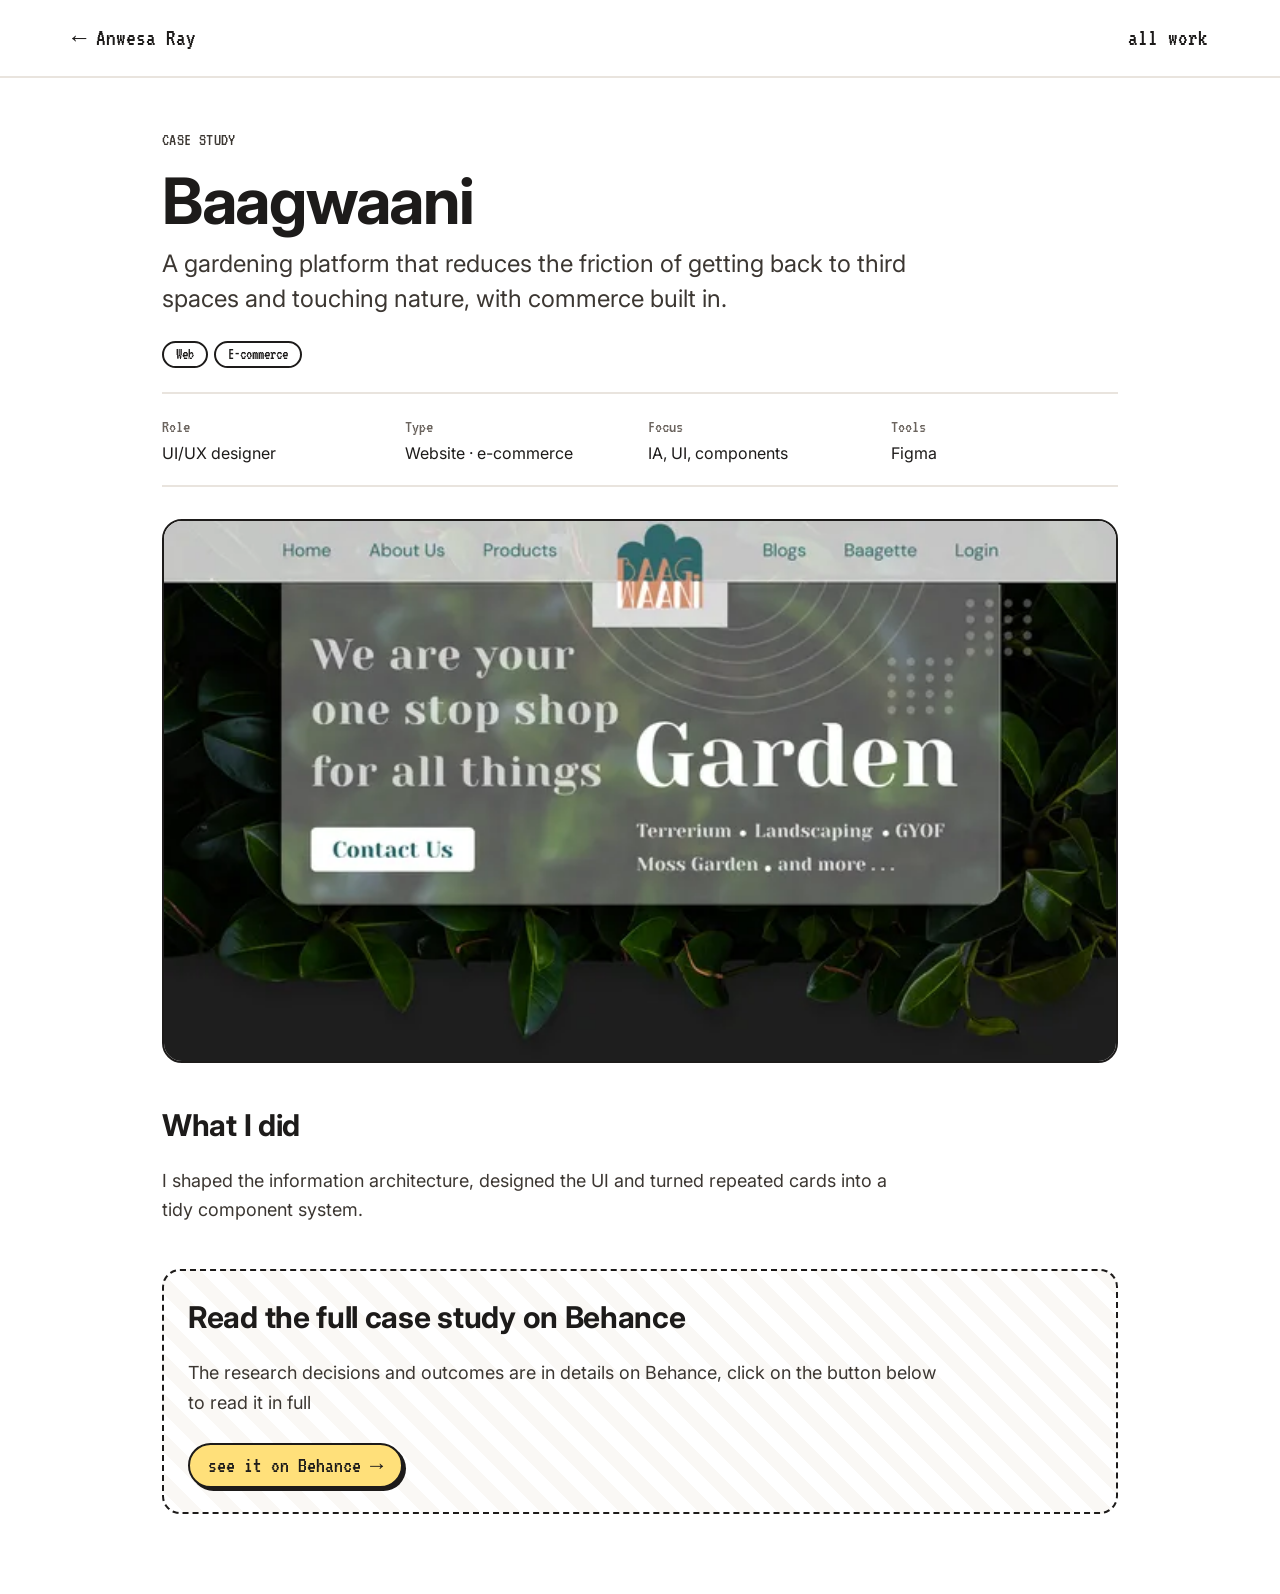
<file: work/baagwaani.html>
<!doctype html>
<html lang="en">

<head>
  <meta charset="utf-8">
  <meta name="viewport" content="width=device-width, initial-scale=1">
  <title>Baagwaani · Anwesa Ray</title>
  <meta name="description"
    content="A gardening platform that reduces the friction of getting back to third spaces and touching nature, with commerce built in.">
  <link rel="preconnect" href="https://fonts.googleapis.com">
  <link rel="preconnect" href="https://fonts.gstatic.com" crossorigin>
  <link href="https://fonts.googleapis.com/css2?family=Inter:wght@400;500;600;700&family=VT323&display=swap"
    rel="stylesheet">
  <link rel="stylesheet" href="../css/style.css">
</head>

<body class="page-case">
  <header class="top"><a href="../index.html">← Anwesa Ray</a><a href="../index.html#work">all work</a></header>
  <article class="case" id="case-baagwaani">
    <p class="kicker">Case study</p>
    <h1>Baagwaani</h1>
    <p class="lede">A gardening platform that reduces the friction of getting back to third spaces and touching nature,
      with commerce built in.</p>
    <div class="tags" style="margin-bottom:24px"><span class="tag">Web</span><span class="tag">E-commerce</span></div>
    <dl class="meta">
      <div>
        <dt>Role</dt>
        <dd>UI/UX designer</dd>
      </div>
      <div>
        <dt>Type</dt>
        <dd>Website · e-commerce</dd>
      </div>
      <div>
        <dt>Focus</dt>
        <dd>IA, UI, components</dd>
      </div>
      <div>
        <dt>Tools</dt>
        <dd>Figma</dd>
      </div>
    </dl>
    <figure class="cover" style="--c:#DDEBC8"><img src="../images/work-baagwaani.webp" alt="Baagwaani cover"></figure>
    <h2>What I did</h2>
    <p>I shaped the information architecture, designed the UI and turned repeated cards into a tidy component system.
    </p>
    <div class="soon">
      <h2>Read the full case study on Behance</h2>
      <p>The research decisions and outcomes are in details on Behance, click on the button below to read it in full
      </p><a class="btn" href="https://www.behance.net/anwesaray3" target="_blank" rel="noopener">see it on Behance
        →</a>
    </div>
  </article>
</body>

</html>
</file>
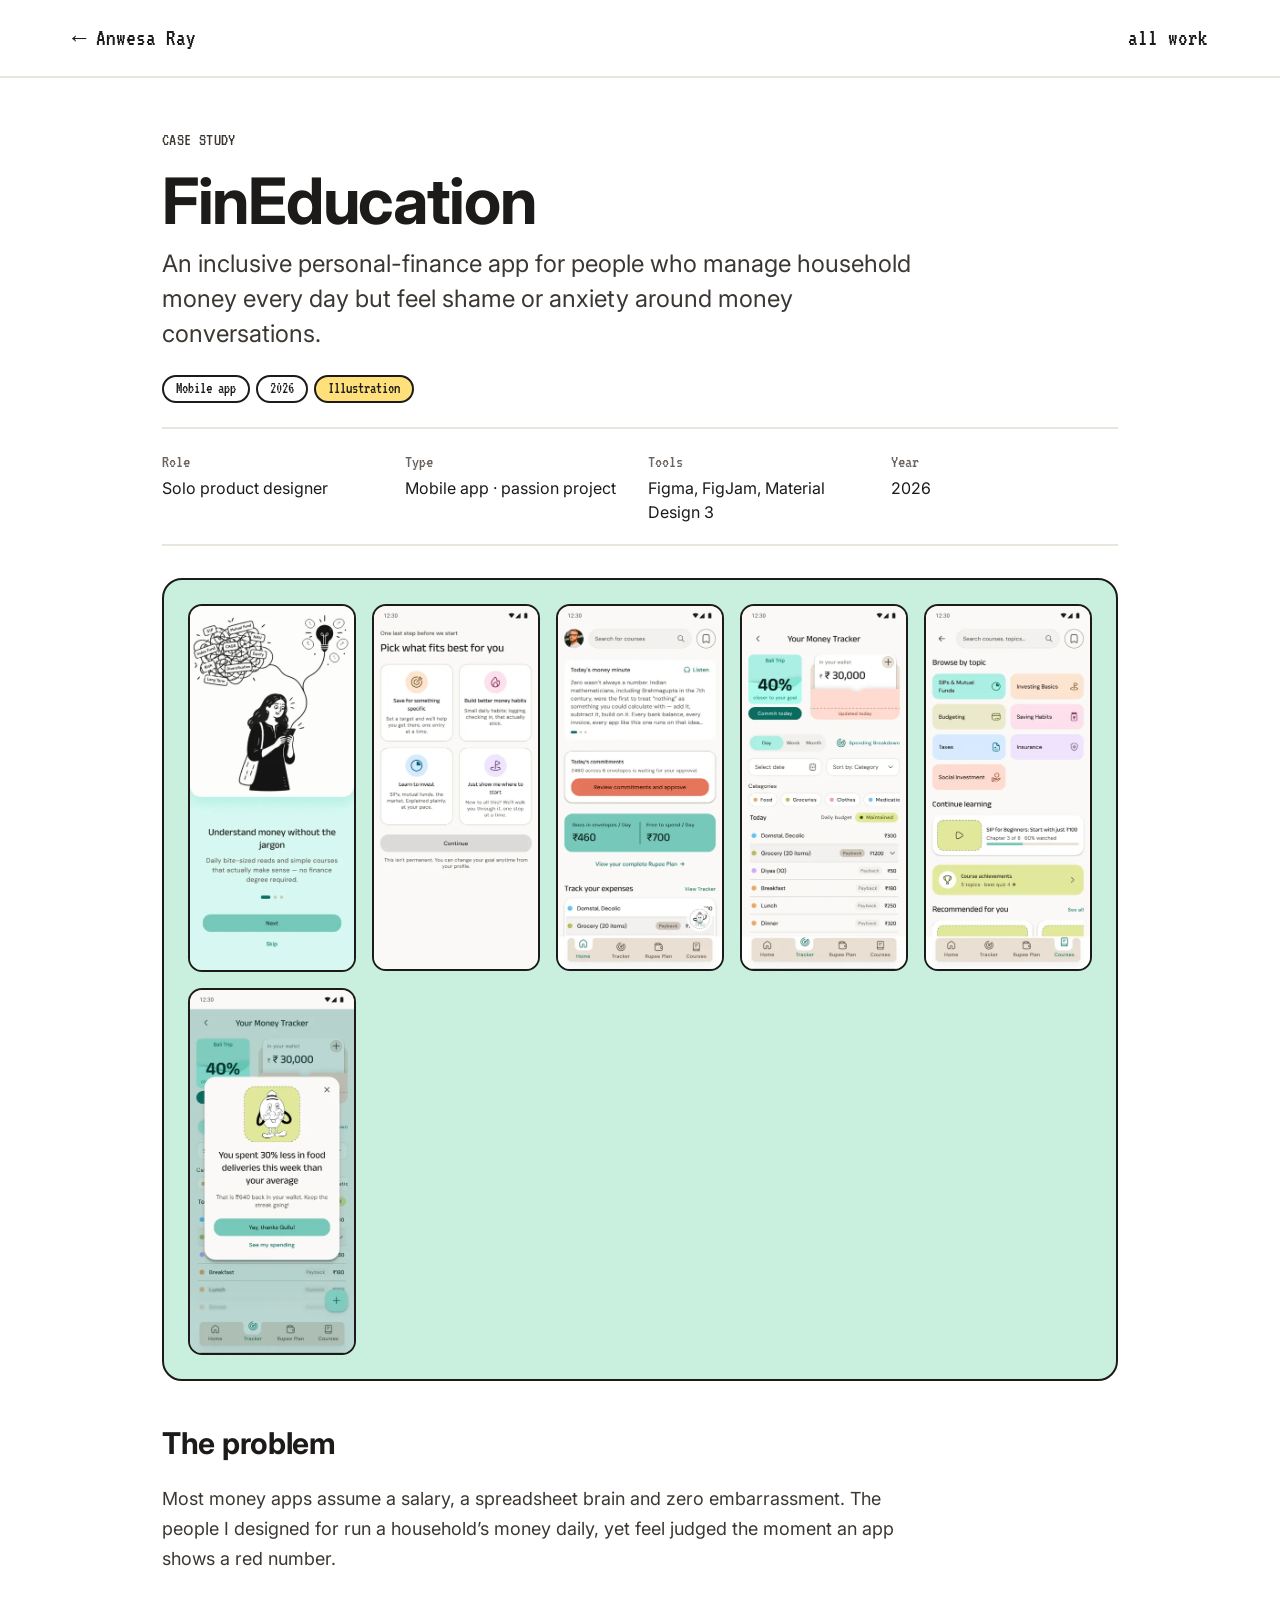
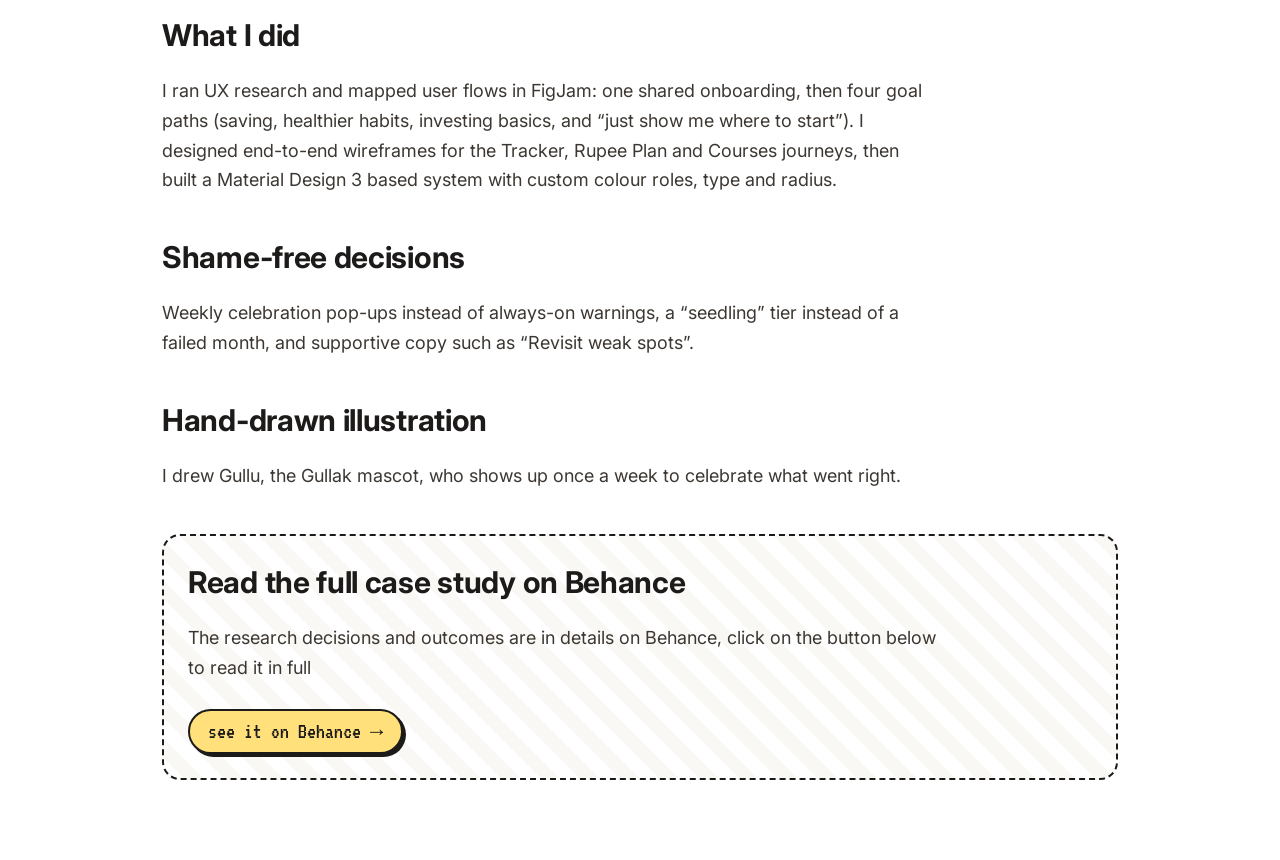
<file: work/fineducation.html>
<!doctype html>
<html lang="en">

<head>
  <meta charset="utf-8">
  <meta name="viewport" content="width=device-width, initial-scale=1">
  <title>FinEducation · Anwesa Ray</title>
  <meta name="description"
    content="An inclusive personal-finance app for people who manage household money every day but feel shame or anxiety around money conversations.">
  <link rel="preconnect" href="https://fonts.googleapis.com">
  <link rel="preconnect" href="https://fonts.gstatic.com" crossorigin>
  <link href="https://fonts.googleapis.com/css2?family=Inter:wght@400;500;600;700&family=VT323&display=swap"
    rel="stylesheet">
  <link rel="stylesheet" href="../css/style.css">
</head>

<body class="page-case">
  <header class="top"><a href="../index.html">← Anwesa Ray</a><a href="../index.html#work">all work</a></header>
  <article class="case" id="case-fineducation">
    <p class="kicker">Case study</p>
    <h1>FinEducation</h1>
    <p class="lede">An inclusive personal-finance app for people who manage household money every day but feel shame or
      anxiety around money conversations.</p>
    <div class="tags" style="margin-bottom:24px"><span class="tag">Mobile app</span><span class="tag">2026</span><span
        class="tag hl">Illustration</span></div>
    <dl class="meta">
      <div>
        <dt>Role</dt>
        <dd>Solo product designer</dd>
      </div>
      <div>
        <dt>Type</dt>
        <dd>Mobile app · passion project</dd>
      </div>
      <div>
        <dt>Tools</dt>
        <dd>Figma, FigJam, Material Design 3</dd>
      </div>
      <div>
        <dt>Year</dt>
        <dd>2026</dd>
      </div>
    </dl>
    <figure class="cover" style="--c:#C9F0DF;padding:24px">
      <div class="screens" style="margin:0"><img src="../images/fe-explainer.webp" alt="" loading="lazy"><img
          src="../images/fe-goal.webp" alt="" loading="lazy"><img src="../images/fe-home.webp" alt=""
          loading="lazy"><img src="../images/fe-tracker.webp" alt="" loading="lazy"><img src="../images/fe-courses.webp"
          alt="" loading="lazy"><img src="../images/fe-insight.webp" alt="" loading="lazy"></div>
    </figure>
    <h2>The problem</h2>
    <p>Most money apps assume a salary, a spreadsheet brain and zero embarrassment. The people I designed for run a
      household’s money daily, yet feel judged the moment an app shows a red number.</p>
    <h2>What I did</h2>
    <p>I ran UX research and mapped user flows in FigJam: one shared onboarding, then four goal paths (saving, healthier
      habits, investing basics, and “just show me where to start”). I designed end-to-end wireframes for the Tracker,
      Rupee Plan and Courses journeys, then built a Material Design 3 based system with custom colour roles, type and
      radius.</p>
    <h2>Shame-free decisions</h2>
    <p>Weekly celebration pop-ups instead of always-on warnings, a “seedling” tier instead of a failed month, and
      supportive copy such as “Revisit weak spots”.</p>
    <h2>Hand-drawn illustration</h2>
    <p>I drew Gullu, the Gullak mascot, who shows up once a week to celebrate what went right.</p>
    <div class="soon">
      <h2>Read the full case study on Behance</h2>
      <p>The research decisions and outcomes are in details on Behance, click on the button below to read it in full
      </p><a class="btn" href="https://www.behance.net/anwesaray3" target="_blank" rel="noopener">see it on Behance
        →</a>
    </div>
  </article>
</body>

</html>
</file>
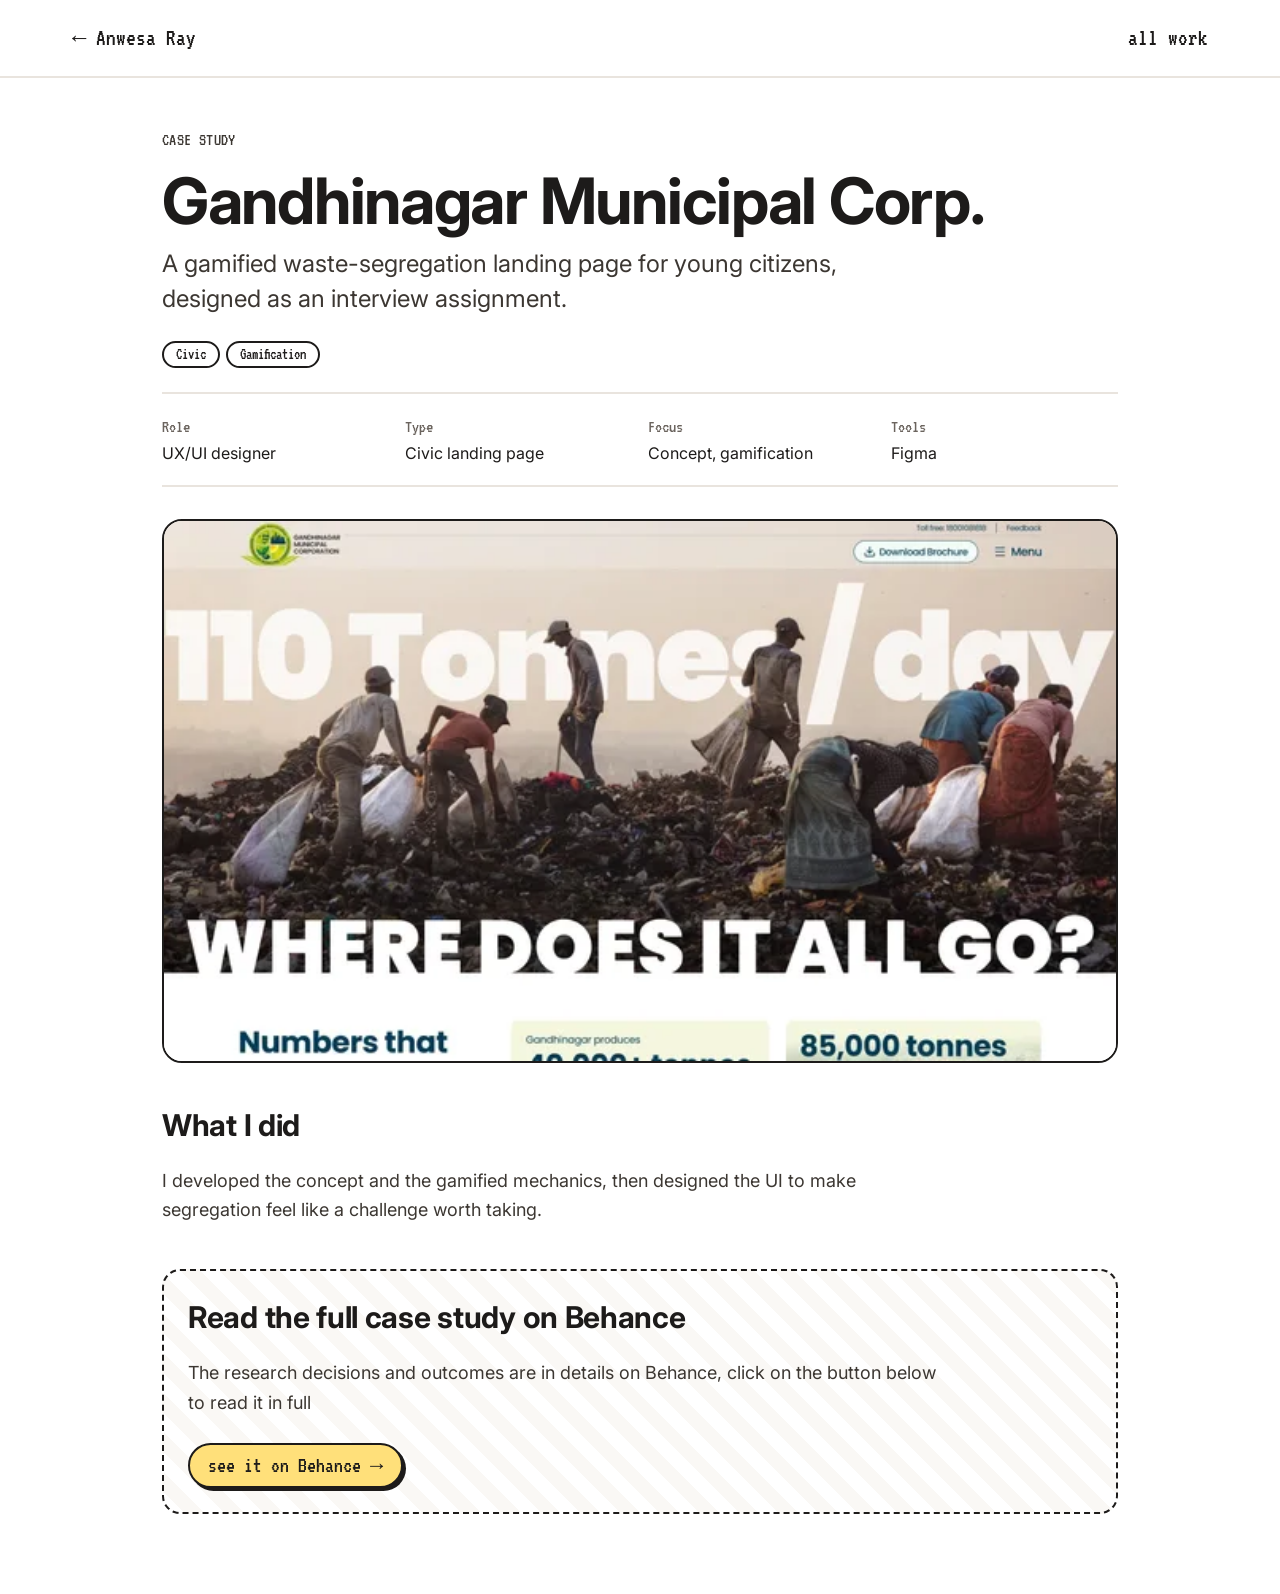
<file: work/gandhinagar.html>
<!doctype html>
<html lang="en">

<head>
  <meta charset="utf-8">
  <meta name="viewport" content="width=device-width, initial-scale=1">
  <title>Gandhinagar Municipal Corp. · Anwesa Ray</title>
  <meta name="description"
    content="A gamified waste-segregation landing page for young citizens, designed as an interview assignment.">
  <link rel="preconnect" href="https://fonts.googleapis.com">
  <link rel="preconnect" href="https://fonts.gstatic.com" crossorigin>
  <link href="https://fonts.googleapis.com/css2?family=Inter:wght@400;500;600;700&family=VT323&display=swap"
    rel="stylesheet">
  <link rel="stylesheet" href="../css/style.css">
</head>

<body class="page-case">
  <header class="top"><a href="../index.html">← Anwesa Ray</a><a href="../index.html#work">all work</a></header>
  <article class="case" id="case-gandhinagar">
    <p class="kicker">Case study</p>
    <h1>Gandhinagar Municipal Corp.</h1>
    <p class="lede">A gamified waste-segregation landing page for young citizens, designed as an interview assignment.
    </p>
    <div class="tags" style="margin-bottom:24px"><span class="tag">Civic</span><span class="tag">Gamification</span>
    </div>
    <dl class="meta">
      <div>
        <dt>Role</dt>
        <dd>UX/UI designer</dd>
      </div>
      <div>
        <dt>Type</dt>
        <dd>Civic landing page</dd>
      </div>
      <div>
        <dt>Focus</dt>
        <dd>Concept, gamification</dd>
      </div>
      <div>
        <dt>Tools</dt>
        <dd>Figma</dd>
      </div>
    </dl>
    <figure class="cover" style="--c:#FFF1A8"><img src="../images/work-gandhinagar.webp"
        alt="Gandhinagar Municipal Corp. cover"></figure>
    <h2>What I did</h2>
    <p>I developed the concept and the gamified mechanics, then designed the UI to make segregation feel like a
      challenge worth taking.</p>
    <div class="soon">
      <h2>Read the full case study on Behance</h2>
      <p>The research decisions and outcomes are in details on Behance, click on the button below to read it in full
      </p><a class="btn" href="https://www.behance.net/anwesaray3" target="_blank" rel="noopener">see it on Behance
        →</a>
    </div>
  </article>
</body>

</html>
</file>
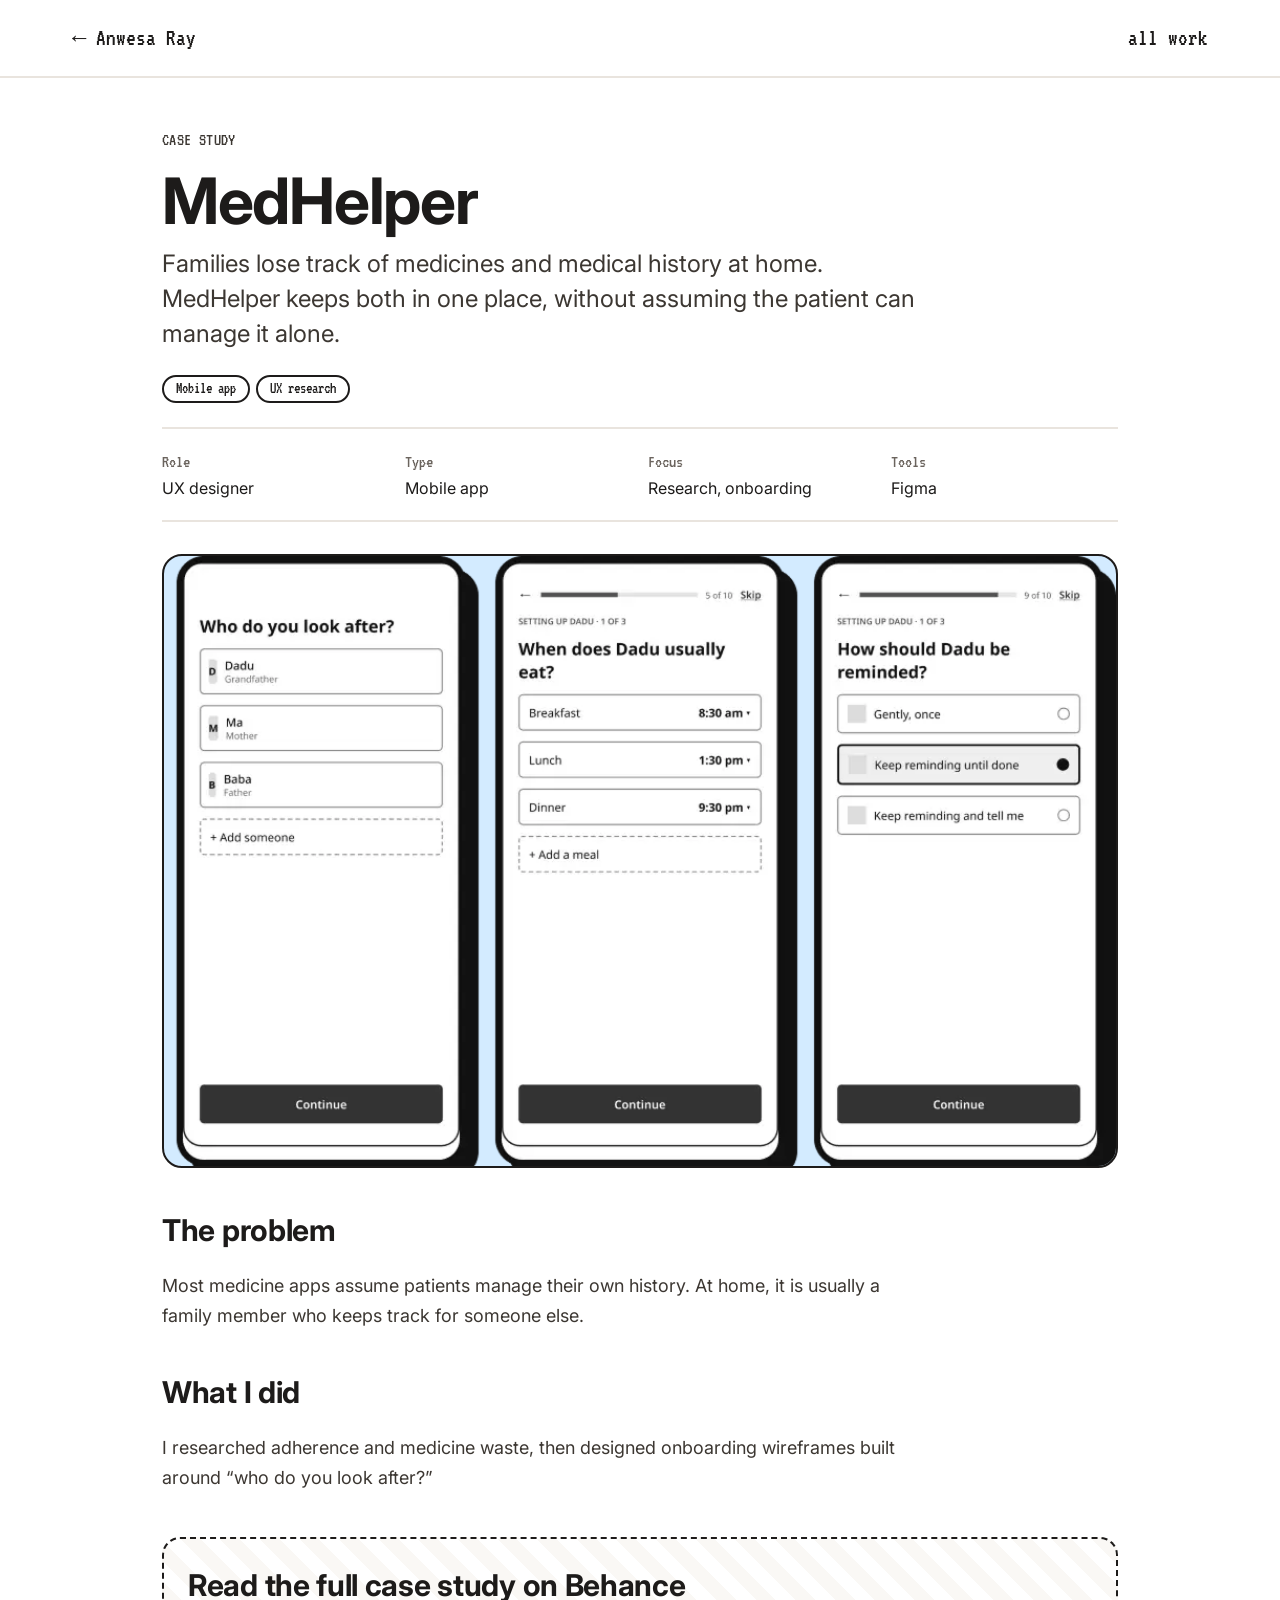
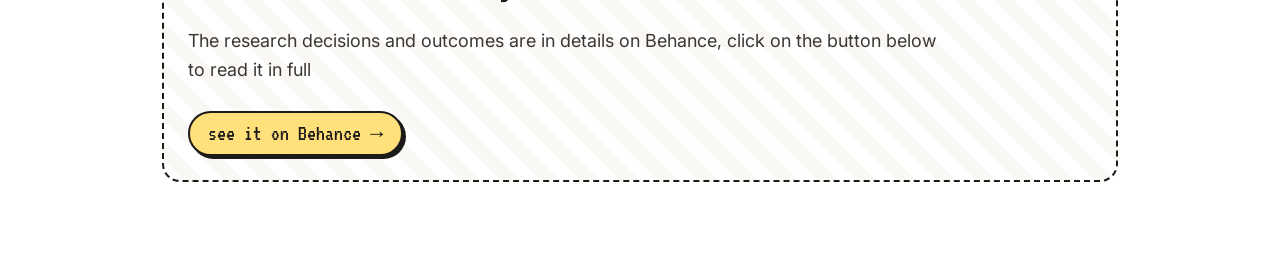
<file: work/medhelper.html>
<!doctype html>
<html lang="en">

<head>
  <meta charset="utf-8">
  <meta name="viewport" content="width=device-width, initial-scale=1">
  <title>MedHelper · Anwesa Ray</title>
  <meta name="description"
    content="Families lose track of medicines and medical history at home. MedHelper keeps both in one place, without assuming the patient can manage it alone.">
  <link rel="preconnect" href="https://fonts.googleapis.com">
  <link rel="preconnect" href="https://fonts.gstatic.com" crossorigin>
  <link href="https://fonts.googleapis.com/css2?family=Inter:wght@400;500;600;700&family=VT323&display=swap"
    rel="stylesheet">
  <link rel="stylesheet" href="../css/style.css">
</head>

<body class="page-case">
  <header class="top"><a href="../index.html">← Anwesa Ray</a><a href="../index.html#work">all work</a></header>
  <article class="case" id="case-medhelper">
    <p class="kicker">Case study</p>
    <h1>MedHelper</h1>
    <p class="lede">Families lose track of medicines and medical history at home. MedHelper keeps both in one place,
      without assuming the patient can manage it alone.</p>
    <div class="tags" style="margin-bottom:24px"><span class="tag">Mobile app</span><span class="tag">UX research</span>
    </div>
    <dl class="meta">
      <div>
        <dt>Role</dt>
        <dd>UX designer</dd>
      </div>
      <div>
        <dt>Type</dt>
        <dd>Mobile app</dd>
      </div>
      <div>
        <dt>Focus</dt>
        <dd>Research, onboarding</dd>
      </div>
      <div>
        <dt>Tools</dt>
        <dd>Figma</dd>
      </div>
    </dl>
    <figure class="cover" style="--c:#D3EBFF"><img src="../images/work-medhelper.webp" alt="MedHelper cover"></figure>
    <h2>The problem</h2>
    <p>Most medicine apps assume patients manage their own history. At home, it is usually a family member who keeps
      track for someone else.</p>
    <h2>What I did</h2>
    <p>I researched adherence and medicine waste, then designed onboarding wireframes built around “who do you look
      after?”</p>
    <div class="soon">
      <h2>Read the full case study on Behance</h2>
      <p>The research decisions and outcomes are in details on Behance, click on the button below to read it in full
      </p><a class="btn" href="https://www.behance.net/anwesaray3" target="_blank" rel="noopener">see it on Behance
        →</a>
    </div>
  </article>
</body>

</html>
</file>
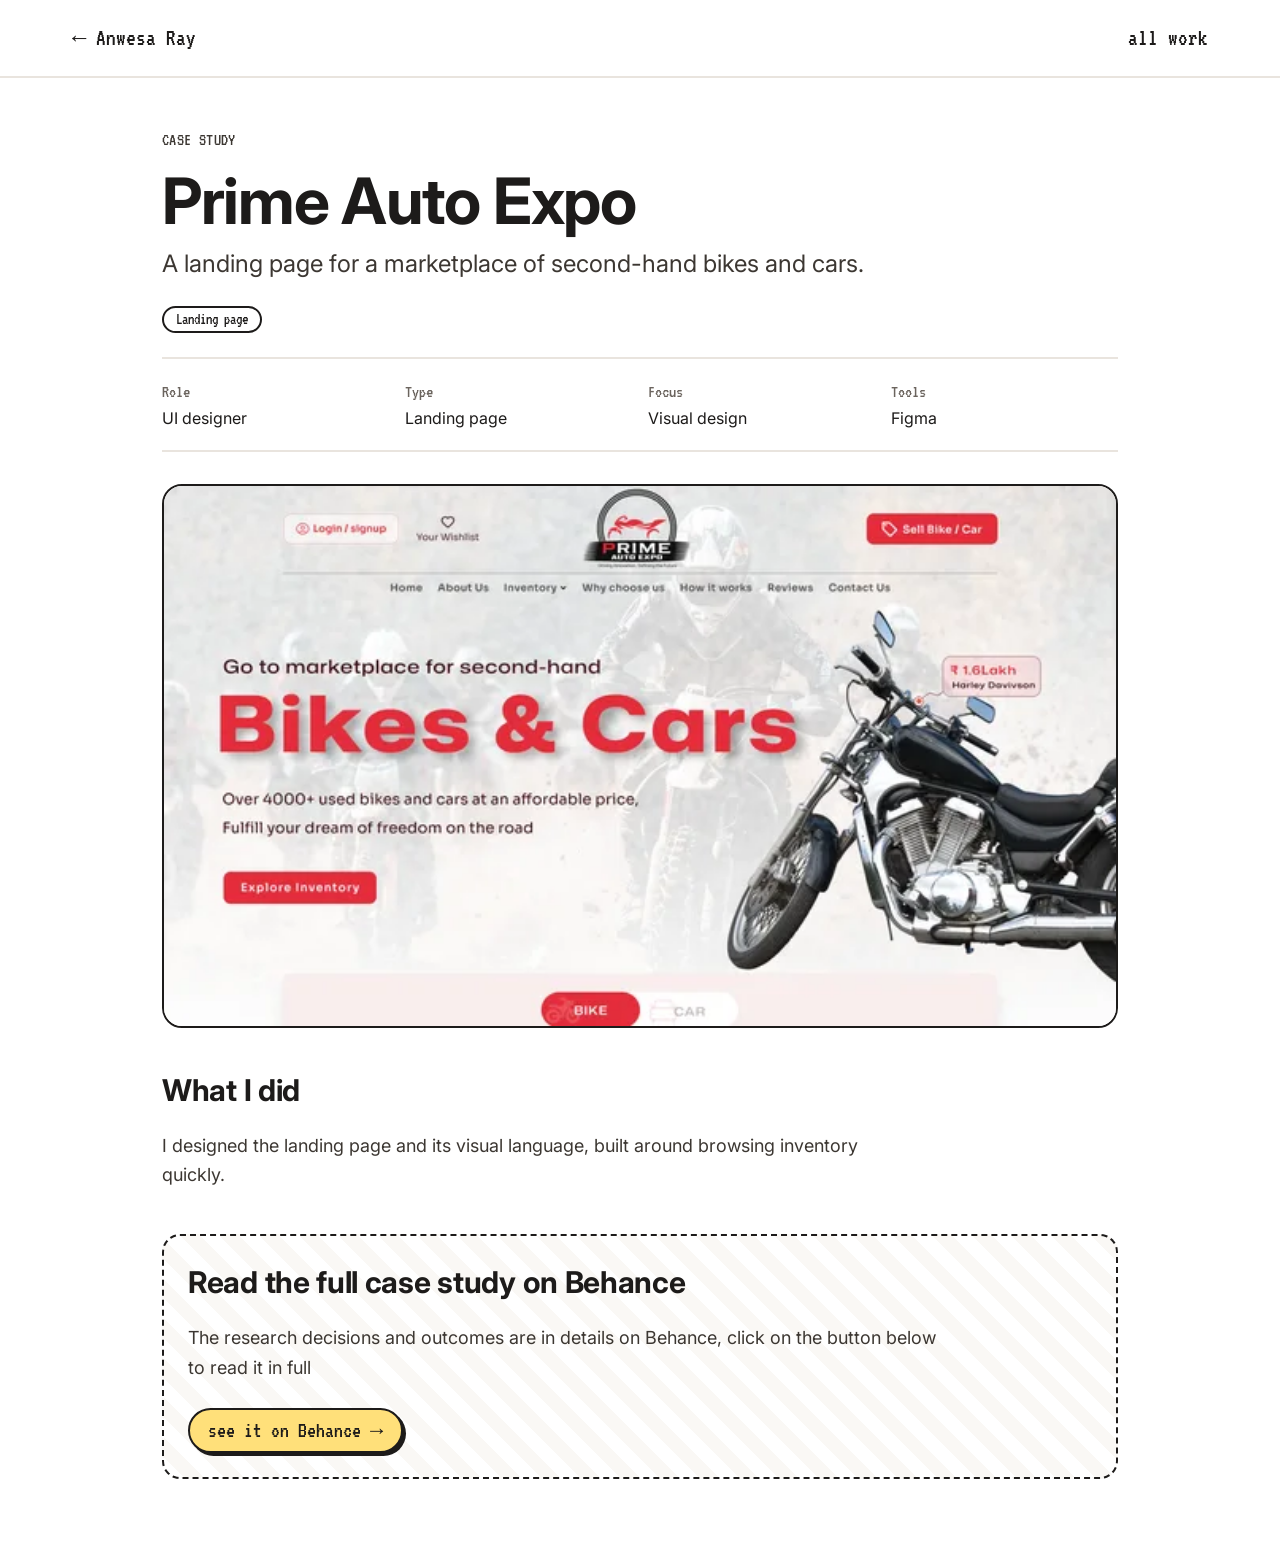
<file: work/prime-auto-expo.html>
<!doctype html>
<html lang="en">

<head>
  <meta charset="utf-8">
  <meta name="viewport" content="width=device-width, initial-scale=1">
  <title>Prime Auto Expo · Anwesa Ray</title>
  <meta name="description" content="A landing page for a marketplace of second-hand bikes and cars.">
  <link rel="preconnect" href="https://fonts.googleapis.com">
  <link rel="preconnect" href="https://fonts.gstatic.com" crossorigin>
  <link href="https://fonts.googleapis.com/css2?family=Inter:wght@400;500;600;700&family=VT323&display=swap"
    rel="stylesheet">
  <link rel="stylesheet" href="../css/style.css">
</head>

<body class="page-case">
  <header class="top"><a href="../index.html">← Anwesa Ray</a><a href="../index.html#work">all work</a></header>
  <article class="case" id="case-prime-auto-expo">
    <p class="kicker">Case study</p>
    <h1>Prime Auto Expo</h1>
    <p class="lede">A landing page for a marketplace of second-hand bikes and cars.</p>
    <div class="tags" style="margin-bottom:24px"><span class="tag">Landing page</span></div>
    <dl class="meta">
      <div>
        <dt>Role</dt>
        <dd>UI designer</dd>
      </div>
      <div>
        <dt>Type</dt>
        <dd>Landing page</dd>
      </div>
      <div>
        <dt>Focus</dt>
        <dd>Visual design</dd>
      </div>
      <div>
        <dt>Tools</dt>
        <dd>Figma</dd>
      </div>
    </dl>
    <figure class="cover" style="--c:#FFDCC7"><img src="../images/work-primeauto.webp" alt="Prime Auto Expo cover">
    </figure>
    <h2>What I did</h2>
    <p>I designed the landing page and its visual language, built around browsing inventory quickly.</p>
    <div class="soon">
      <h2>Read the full case study on Behance</h2>
      <p>The research decisions and outcomes are in details on Behance, click on the button below to read it in full
      </p><a class="btn" href="https://www.behance.net/anwesaray3" target="_blank" rel="noopener">see it on Behance
        →</a>
    </div>
  </article>
</body>

</html>
</file>
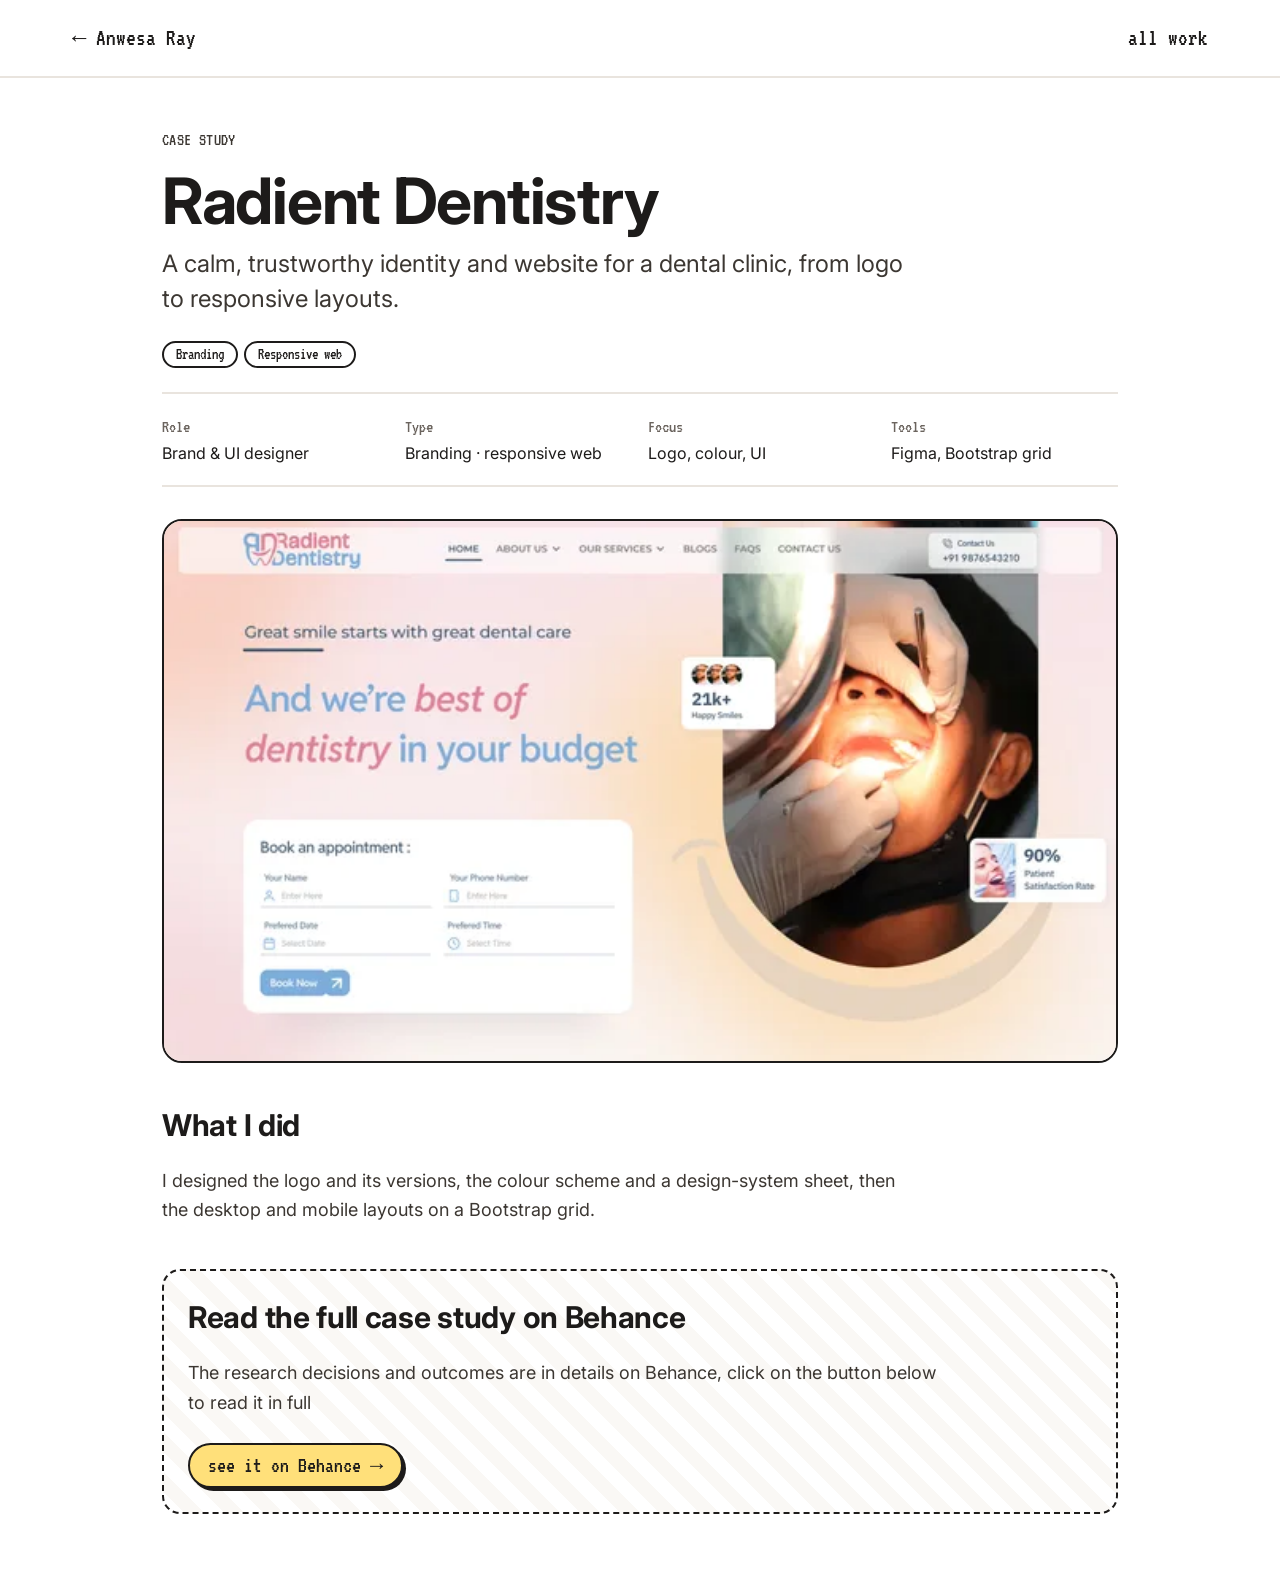
<file: work/radient-dentistry.html>
<!doctype html>
<html lang="en">

<head>
  <meta charset="utf-8">
  <meta name="viewport" content="width=device-width, initial-scale=1">
  <title>Radient Dentistry · Anwesa Ray</title>
  <meta name="description"
    content="A calm, trustworthy identity and website for a dental clinic, from logo to responsive layouts.">
  <link rel="preconnect" href="https://fonts.googleapis.com">
  <link rel="preconnect" href="https://fonts.gstatic.com" crossorigin>
  <link href="https://fonts.googleapis.com/css2?family=Inter:wght@400;500;600;700&family=VT323&display=swap"
    rel="stylesheet">
  <link rel="stylesheet" href="../css/style.css">
</head>

<body class="page-case">
  <header class="top"><a href="../index.html">← Anwesa Ray</a><a href="../index.html#work">all work</a></header>
  <article class="case" id="case-radient-dentistry">
    <p class="kicker">Case study</p>
    <h1>Radient Dentistry</h1>
    <p class="lede">A calm, trustworthy identity and website for a dental clinic, from logo to responsive layouts.</p>
    <div class="tags" style="margin-bottom:24px"><span class="tag">Branding</span><span class="tag">Responsive
        web</span></div>
    <dl class="meta">
      <div>
        <dt>Role</dt>
        <dd>Brand &amp; UI designer</dd>
      </div>
      <div>
        <dt>Type</dt>
        <dd>Branding · responsive web</dd>
      </div>
      <div>
        <dt>Focus</dt>
        <dd>Logo, colour, UI</dd>
      </div>
      <div>
        <dt>Tools</dt>
        <dd>Figma, Bootstrap grid</dd>
      </div>
    </dl>
    <figure class="cover" style="--c:#E4DAFF"><img src="../images/work-radient.webp" alt="Radient Dentistry cover">
    </figure>
    <h2>What I did</h2>
    <p>I designed the logo and its versions, the colour scheme and a design-system sheet, then the desktop and mobile
      layouts on a Bootstrap grid.</p>
    <div class="soon">
      <h2>Read the full case study on Behance</h2>
      <p>The research decisions and outcomes are in details on Behance, click on the button below to read it in full
      </p><a class="btn" href="https://www.behance.net/anwesaray3" target="_blank" rel="noopener">see it on Behance
        →</a>
    </div>
  </article>
</body>

</html>
</file>
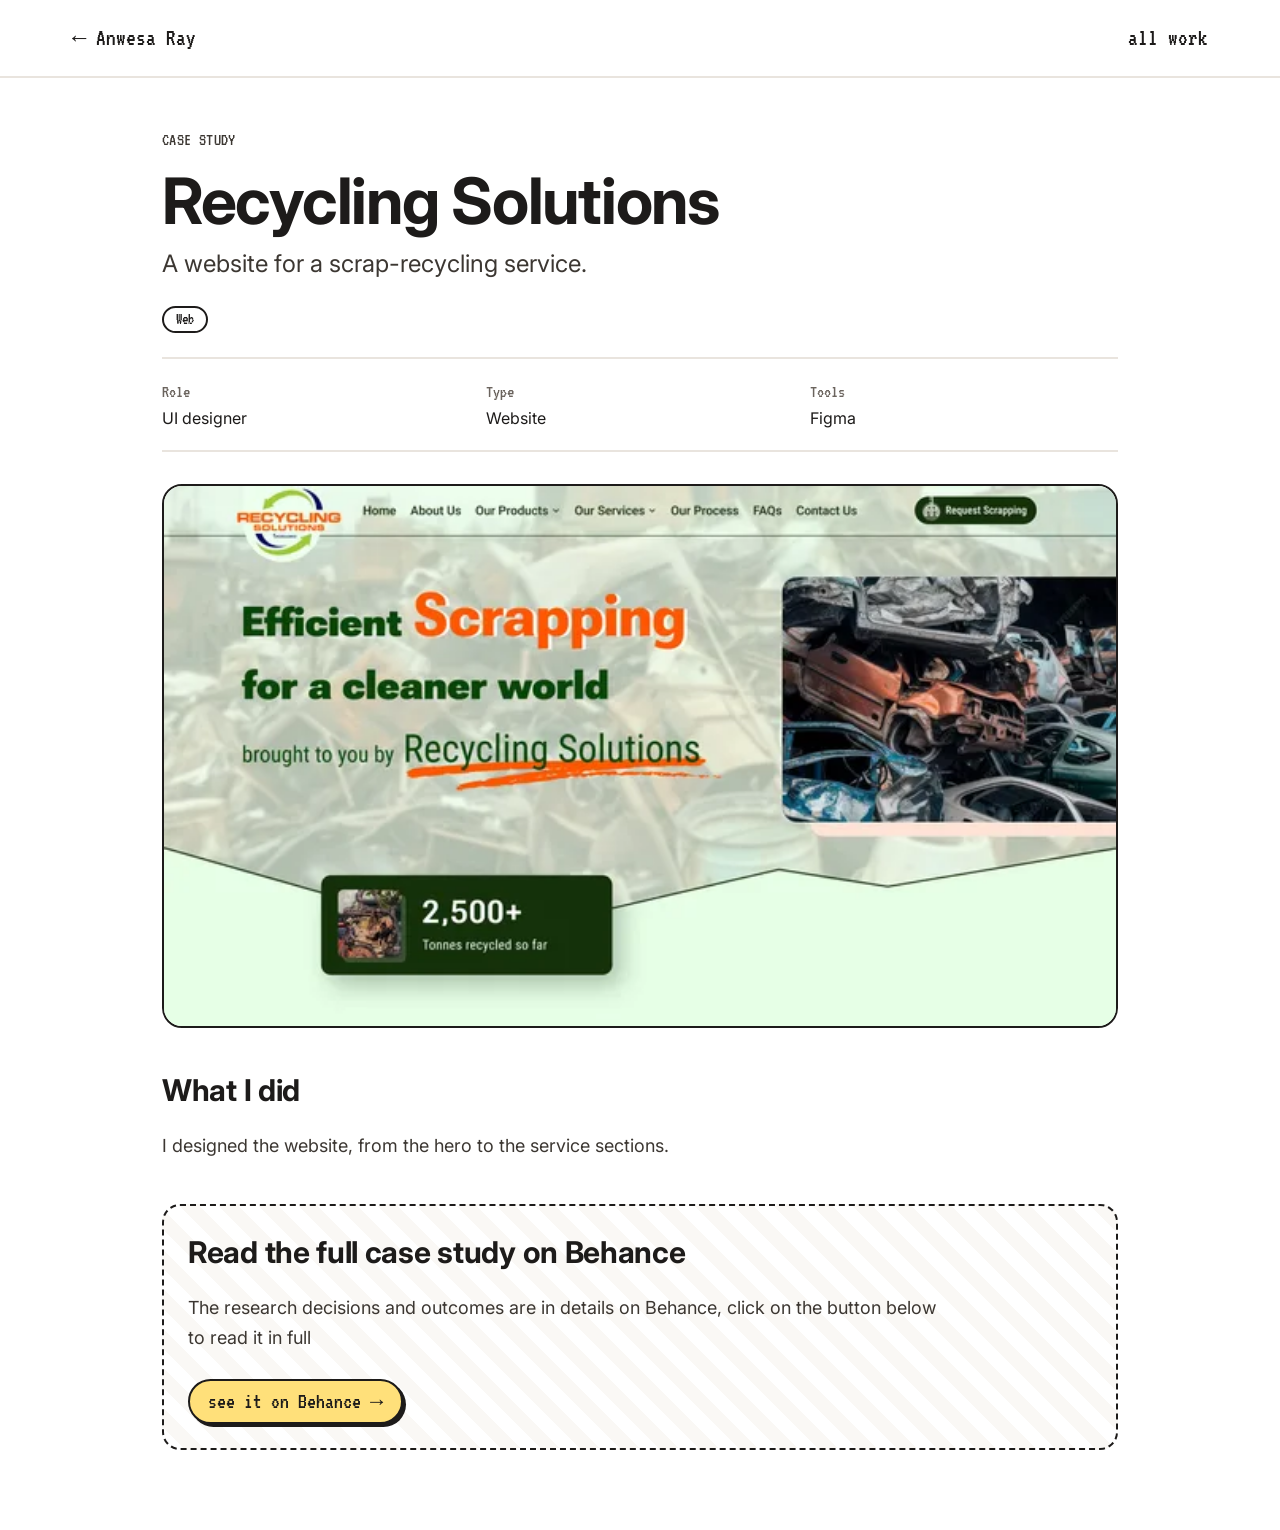
<file: work/recycling-solutions.html>
<!doctype html>
<html lang="en">

<head>
  <meta charset="utf-8">
  <meta name="viewport" content="width=device-width, initial-scale=1">
  <title>Recycling Solutions · Anwesa Ray</title>
  <meta name="description" content="A website for a scrap-recycling service.">
  <link rel="preconnect" href="https://fonts.googleapis.com">
  <link rel="preconnect" href="https://fonts.gstatic.com" crossorigin>
  <link href="https://fonts.googleapis.com/css2?family=Inter:wght@400;500;600;700&family=VT323&display=swap"
    rel="stylesheet">
  <link rel="stylesheet" href="../css/style.css">
</head>

<body class="page-case">
  <header class="top"><a href="../index.html">← Anwesa Ray</a><a href="../index.html#work">all work</a></header>
  <article class="case" id="case-recycling-solutions">
    <p class="kicker">Case study</p>
    <h1>Recycling Solutions</h1>
    <p class="lede">A website for a scrap-recycling service.</p>
    <div class="tags" style="margin-bottom:24px"><span class="tag">Web</span></div>
    <dl class="meta">
      <div>
        <dt>Role</dt>
        <dd>UI designer</dd>
      </div>
      <div>
        <dt>Type</dt>
        <dd>Website</dd>
      </div>
      <div>
        <dt>Tools</dt>
        <dd>Figma</dd>
      </div>
    </dl>
    <figure class="cover" style="--c:#FFD6E5"><img src="../images/work-recycling.webp" alt="Recycling Solutions cover">
    </figure>
    <h2>What I did</h2>
    <p>I designed the website, from the hero to the service sections.</p>
    <div class="soon">
      <h2>Read the full case study on Behance</h2>
      <p>The research decisions and outcomes are in details on Behance, click on the button below to read it in full
      </p><a class="btn" href="https://www.behance.net/anwesaray3" target="_blank" rel="noopener">see it on Behance
        →</a>
    </div>
  </article>
</body>

</html>
</file>
<file: css/style.css>
/* =========================================================
   Anwesa Ray — portfolio
   Design: "Homepage v3-finaled" (Figma) · built at 1440 px
   ========================================================= */
:root{
  --ink:#1D1B1A; --mut:#6B645E; --role:#3C3732; --line:#E9E4DE;
  --mint:#C9F0DF; --lilac:#E4DAFF; --peach:#FFDCC7; --butter:#FFF1A8;
  --sky:#D3EBFF; --pink:#FFD6E5; --sage:#DDEBC8; --yellow:#FFE07A;
  --teal:#2E8F91; --teal-2:#58B8BA;
  --px:'VT323',ui-monospace,monospace;
  --pixel:'Pixelify Sans','VT323',monospace;
  --pixel-wide:'Silkscreen','Pixelify Sans',monospace;
  --sans:'Inter',system-ui,-apple-system,'Segoe UI',sans-serif;
  --gutter:clamp(16px,5vw,72px);
  --k:1;            /* hero stage scale, set by JS */
}
*,*::before,*::after{box-sizing:border-box}
html{scroll-behavior:smooth;-webkit-text-size-adjust:100%}
body{margin:0;background:#fff;color:var(--ink);font-family:var(--sans);font-size:18px;line-height:1.5;overflow-x:hidden}
img{max-width:100%;display:block}
a{color:inherit}
button{font:inherit;color:inherit;background:none;border:0;padding:0;cursor:pointer}
:focus-visible{outline:3px solid #FF5C8A;outline-offset:3px}
.sr-only{position:absolute;width:1px;height:1px;overflow:hidden;clip:rect(0 0 0 0);white-space:nowrap}
.skip{position:absolute;left:12px;top:-60px;z-index:100;background:var(--ink);color:#fff;padding:10px 14px;border-radius:8px;font-family:var(--px);font-size:20px;text-decoration:none}
.skip:focus{top:12px}
.wrap{max-width:1440px;margin:0 auto;padding:0 var(--gutter)}
.kicker{font-family:var(--px);font-size:22px;line-height:27px;color:var(--mut);margin:0 0 12px;letter-spacing:.02em;text-transform:uppercase}

/* ---------------- HERO / CRT ---------------- */
.crt{position:relative;background:linear-gradient(180deg,#EFE8D6,#DCD2B8);
  box-shadow:inset 0 3px 0 rgba(255,255,255,.53),inset 0 -6px 0 rgba(0,0,0,.067);
  padding:3.54% 4.72% 0 5.21%}
.screen{position:relative;aspect-ratio:1297/948;clip-path:url(#crt-mask);background:#5d8fcb;overflow:hidden}
.screen canvas.sky{position:absolute;inset:0;width:100%;height:100%;image-rendering:pixelated}
.screen .vignette{position:absolute;inset:0;pointer-events:none;opacity:.64;
  background:radial-gradient(ellipse 86% 86% at 52% 46%,rgba(112,212,255,0) 0%,rgba(9,36,72,.51) 88%,rgba(13,53,98,.55) 100%)}
.screen .glass{position:absolute;inset:0;pointer-events:none;z-index:40;
  background:repeating-linear-gradient(0deg,rgba(0,0,0,.05) 0 1px,transparent 1px 3px)}
.stage{position:absolute;left:0;top:0;width:1297px;height:948px;transform:scale(var(--k));transform-origin:0 0}

.logo{position:absolute;left:40px;top:43px;width:165px}
.logo img{width:165px;height:auto}
.menu{position:absolute;left:518px;top:58px;display:flex;gap:28px;margin:0;padding:0;list-style:none}
.menu a{font-family:var(--px);font-size:42px;line-height:40px;color:#fff;text-decoration:none;text-shadow:0 2px 0 rgba(29,27,26,.25)}
.menu a:hover,.menu a:focus-visible{background:#fff;color:var(--ink);text-shadow:none}

.name{position:absolute;left:256px;top:514px;margin:0;font-family:var(--pixel);font-weight:700;font-size:249px;line-height:211px;
  text-transform:uppercase;color:#000;white-space:nowrap;letter-spacing:0;
  text-shadow:-10px -10px 0 #FF88E5,10px 10px 0 #88FF9A;pointer-events:none;z-index:2}
.name span{display:block}

/* desktop icons */
.icon{position:absolute;width:150px;display:flex;flex-direction:column;align-items:center;gap:10px;z-index:6;touch-action:manipulation}
.icon .pic{position:relative;display:flex;align-items:flex-end;justify-content:center}
.icon .pic svg{display:block}
.icon .label{font-family:var(--px);font-size:23px;line-height:23px;background:#fff;border:2px solid var(--ink);padding:1px 9px;box-shadow:3px 3px 0 var(--ink);white-space:nowrap}
.icon.label-top{flex-direction:column-reverse}
.icon.is-selected .pic{outline:3px dotted #fff;outline-offset:8px}
.icon.is-selected .label{background:var(--ink);color:#fff}
.icon:hover .pic svg{transform:translateY(-3px)}
.icon .pic svg{transition:transform .15s}
.tip{position:absolute;left:150px;top:30px;font-family:var(--px);font-size:19.5px;line-height:20px;background:var(--yellow);border:2px solid var(--ink);padding:3px 12px;box-shadow:3px 3px 0 var(--ink);white-space:nowrap;pointer-events:none;transition:opacity .3s}
.cursor{position:absolute;left:96px;top:70px;pointer-events:none;transition:opacity .3s}
.hint-done .tip,.hint-done .cursor{opacity:0}
@keyframes wiggle{0%,100%{transform:rotate(0)}20%{transform:rotate(-8deg)}40%{transform:rotate(7deg)}60%{transform:rotate(-5deg)}80%{transform:rotate(3deg)}}
.icon.wiggle .pic{animation:wiggle .8s ease 2}

/* windows */
.win{position:absolute;background:#fff;border:2px solid var(--ink);border-radius:6px;box-shadow:6px 6px 0 var(--ink);z-index:8}
.win .bar{height:30px;border-bottom:2px solid var(--ink);display:flex;align-items:center;justify-content:center;position:relative;cursor:grab;user-select:none;touch-action:none;
  background:repeating-linear-gradient(0deg,#fff 0 2px,var(--ink) 2px 3px)}
.win .bar.plain{background:#fff}
.win .bar b{font-family:var(--px);font-weight:400;font-size:18.3px;line-height:22px;background:#fff;padding:0 10px}
.win .close{position:absolute;left:10px;top:6px;width:14px;height:14px;border:2px solid var(--ink);background:#fff}
.win .close:hover{background:var(--pink)}
.win.dragging{cursor:grabbing;box-shadow:10px 10px 0 var(--ink)}
.win.dragging .bar{cursor:grabbing}
.hello{left:745px;top:766px;width:500px;transform:rotate(-1.5deg)}
.hello .body{margin:0;padding:20px 22px 24px;font-family:var(--px);font-size:24.4px;line-height:29px;color:#AF5F37}
.hello mark{color:inherit;padding:0 2px}
.hello .m1{background:#FFF1A8}.hello .m2{background:#C9F0DF}
.paint{left:1037px;top:175px;width:240px;transform:rotate(3deg)}
.paint .bar{border-bottom:0;border-top:2px solid var(--ink);background:#fff}
.paint .grid{display:grid;grid-template-columns:repeat(12,16px);gap:1.8px;padding:12px 12px 8px;cursor:crosshair;touch-action:none}
.paint .grid i{width:16px;height:16px;background:#fff;outline:1px solid #EEE}
.paint .swatches{display:flex;gap:6px;padding:8px 12px 12px}
.paint .swatches button{flex:1;height:18px;border:2px solid var(--ink)}
.paint .swatches button[aria-pressed=true]{outline:2px solid var(--ink);outline-offset:2px}
.paint .tools{display:flex;justify-content:space-between;padding:0 12px 10px;font-family:var(--px);font-size:16px}
.paint .tools button:hover{text-decoration:underline}

/* windows opened from icons */
.popup{z-index:20;width:360px;display:none}
.popup.open{display:block;animation:pop .18s ease-out}
@keyframes pop{from{transform:scale(.85);opacity:0}to{transform:scale(1);opacity:1}}
.popup .body{padding:18px 20px;font-family:var(--px);font-size:22px;line-height:26px}
.popup .body p{margin:0 0 12px}
.popup .body a.btn{display:inline-block;font-family:var(--px);font-size:20px;text-decoration:none;border:2px solid var(--ink);border-radius:999px;padding:2px 14px;background:var(--yellow);box-shadow:3px 3px 0 var(--ink)}
.popup .thumbs{display:grid;grid-template-columns:repeat(3,1fr);gap:8px;margin-bottom:12px}
.popup .thumbs img{aspect-ratio:1;object-fit:cover;border:2px solid var(--ink)}
.popup video{width:100%;border:2px solid var(--ink);background:#000}
.tape{display:flex;align-items:center;justify-content:center;aspect-ratio:16/9;border:2px dashed var(--ink);background:repeating-linear-gradient(45deg,var(--lilac) 0 12px,#fff 12px 24px);margin-bottom:12px;text-align:center;padding:12px}

/* chin */
.chin{display:flex;align-items:center;justify-content:space-between;height:calc(167px * var(--kp,1));padding:0 0 0 0}
.chin .brand{font-family:var(--px);font-size:22px;letter-spacing:2.5px;color:#7A6F57}
.chin .knobs{display:flex;gap:16px;align-items:center}
.led{width:14px;height:14px;border-radius:50%;background:#7CE0A8;border:2px solid var(--ink);box-shadow:0 0 12px #7CE0A8}
.knob{width:30px;height:30px;border-radius:50%;background:#CFC4A8;border:3px solid var(--ink);box-shadow:inset -3px -3px 0 rgba(0,0,0,.12)}

/* pixels falling out of the monitor */
.cascade{position:absolute;left:0;right:0;top:86.6%;height:260px;pointer-events:none;z-index:3}
.cascade i{position:absolute;display:block;will-change:transform,opacity;opacity:var(--o,0);transition:opacity .4s}

/* ---------------- ABOUT ---------------- */
.about{position:relative;padding-top:71px;z-index:4}
.about-grid{display:grid;grid-template-columns:650px 1fr;gap:56px;align-items:start}
.about h2{font-size:60px;line-height:63px;letter-spacing:-1.2px;margin:0 0 28px;font-weight:700}
.about h2 mark{color:inherit;padding:0 4px}
.about .h-lilac{background:var(--lilac)}.about .h-mint{background:var(--mint)}
.about p{font-size:22px;line-height:33px;max-width:600px;margin:0}
.about-wins{position:relative;height:440px}
.about .win{position:absolute;width:330px}
.about .win .body {
    padding: 16px 58px 17px 15px;
    font-family: var(--sans);
    font-size: 14px;
    line-height: 25.5px;
}
.about .win ul{list-style:none;margin:0;padding:0}
.w-story {
    left: -9px;
    bottom: 0;
    background: var(--lilac);
    transform: rotate(-7deg) translateY(-38px);
}
.w-system {
    /* left: 281px; */
    right: 0;
    bottom: 0;
    background: var(--mint);
    transform: rotate(4deg) translateY(-39px);
}
.reveal .win{opacity:0;translate:0 -120px}
.reveal.in .win{opacity:1;translate:0 0;transition:translate .9s cubic-bezier(.25,1.5,.5,1),opacity .4s}
.reveal.in .w-system{transition-delay:.15s}
.divider{height:2px;background:var(--line);margin:23px 0 0}
.dots{display:flex;justify-content:center;align-items:flex-start;gap:10px;margin:-16px 0 0;height:28px;position:relative}
.dots i{display:block}
img.me {
    width: auto;
    height: auto;
    max-width: 100%;
    max-height: 100%;
    position: absolute;
    right: 50%;
    top: -51px;
    transform: translateX(50%);
}
/* ---------------- WORK ---------------- */
.works{padding-top:144px;padding-bottom:110px}
.sec-head{display:flex;justify-content:space-between;align-items:flex-end;gap:32px;margin-bottom:42px}
.sec-head h2{font-size:52px;line-height:62px;letter-spacing:-1px;margin:0;font-weight:700}
.sec-head p{max-width:440px;margin:0;font-size:18px;line-height:27px;color:var(--mut)}
.sec-head p b{color:var(--ink)}
.rows{list-style:none;margin:0;padding:0}
.row{display:grid;grid-template-columns:98px 371px 1fr 300px 80px;align-items:center;min-height:224px;border-top:2px solid var(--line);text-decoration:none;position:relative;transition:background .25s}
.rows li:first-child .row{border-top-color:transparent;border-radius:20px;padding:0 20px;background:linear-gradient(90deg,var(--mint) 0%,#fff 75%)}
.rows li:first-child .row{grid-template-columns:98px 371px 1fr 300px 60px}
.row:hover{background:linear-gradient(90deg,#FAF8F5,#fff 70%)}
.row .num{font-family:var(--px);font-size:26.8px;color:var(--mut)}
.row h3{font-size:34px;line-height:36px;letter-spacing:-.68px;margin:0 0 10px;max-width:342px}
.tags{display:flex;flex-wrap:wrap;gap:6px}
.tag{font-family:var(--px);font-size:16px;line-height:19.5px;border:2px solid var(--ink);border-radius:14px;padding:2px 12px;background:#fff}
.tag.hl{background:var(--yellow)}
.role{max-width:411px;font-size:16px;line-height:24px;color:var(--role)}
.role .lbl{display:block;font-family:var(--px);font-size:18.3px;line-height:22.5px;color:var(--mut);margin-bottom:4px}
.role .desc{display:block;color:var(--mut)}
.thumb{width:300px;height:170px;border:2px solid var(--ink);border-radius:16px;overflow:hidden;position:relative;transition:transform .25s}
.thumb img{width:100%;height:100%;object-fit:cover;object-position:top}
.row:hover .thumb{transform:rotate(-1.5deg) scale(1.03)}
.arrow{justify-self:end;width:52px;height:52px;border:2px solid var(--ink);border-radius:50%;display:flex;align-items:center;justify-content:center;font-size:22px;transition:background .2s,transform .2s}
.row:hover .arrow{background:var(--yellow);transform:rotate(45deg)}
/* FinEducation thumbnail: diagonal screen collage */
.collage{position:absolute;left:50%;top:50%;width:640px;display:grid;grid-template-columns:repeat(6,1fr);gap:12px;transform:translate(-50%,-50%) rotate(-38deg)}
.collage img{width:100%;height:auto;border-radius:10px;border:2px solid rgba(29,27,26,.15);object-fit:contain}
.collage img:nth-child(even){margin-top:46px}

/* ---------------- EARLIER WORK ---------------- */
.earlier{padding-top:40px;padding-bottom:110px}
.banner{border:2px solid var(--ink);border-radius:32px;display:grid;grid-template-columns:1fr 736px;align-items:center;gap:0;padding:58px 82px 58px 74px;overflow:hidden;min-height:736px}
.banner .arch{font-family:var(--px);font-size:24.4px;line-height:30px;letter-spacing:1.2px;color:var(--teal);margin:0 0 20px}
.banner h2{font-size:84px;line-height:86px;letter-spacing:-2.5px;font-weight:500;margin:0 0 20px}
.banner h2 span{color:var(--teal-2)}
.banner p{font-size:22px;line-height:33px;color:var(--mut);margin:0 0 20px}
.chip{display:inline-block;font-family:var(--px);font-size:19.5px;line-height:24px;border:2px solid var(--ink);border-radius:18px;padding:4px 14px;text-decoration:none;background:#fff;transition:background .2s,box-shadow .2s}
.chip:hover{background:var(--yellow);box-shadow:3px 3px 0 var(--ink)}
.tiles{display:grid;grid-template-columns:repeat(3,232px);gap:20px}
.tiles a{display:block;height:300px;border:1px solid var(--line);overflow:hidden}
.tiles a:nth-child(3n+2){transform:translateY(40px)}
.tiles img{width:100%;height:100%;object-fit:cover;object-position:top;transition:transform .4s}
.tiles a:hover img{transform:scale(1.06)}

/* ---------------- PAINTINGS ---------------- */
.paintings{padding-top:64px;padding-bottom:110px}
.paintings .sec-head{margin-bottom:0}
.paintings .sec-head h2{font-size:40px;line-height:48px;letter-spacing:-.8px}
.paintings .sec-head p{max-width:380px}
.gallery{position:relative;height:520px;margin-top:26px}
.pt{position:absolute;display:block;background:#fff;border:2px solid var(--ink);box-shadow:4px 4px 0 var(--ink);padding:10px 10px 26px;transform:rotate(var(--r));
  transition:transform .35s cubic-bezier(.3,1.3,.5,1),box-shadow .3s;z-index:1}
.pt.bleed{padding:0;box-shadow:none;border:0}
.pt img{display:block;object-fit:cover}
.pt.is-active{transform:rotate(var(--ra,0deg)) scale(var(--grow,2.4));box-shadow:4px 4px 0 var(--ink);z-index:9}
.pt.bleed.is-active{box-shadow:3px 3px 0 var(--ink)}

/* ---------------- FOOTER ---------------- */
.foot{border-top:2px solid var(--line);text-align:center;padding:82px var(--gutter) 50px;display:flex;flex-direction:column;align-items:center;gap:24px}
.foot .hello-big{font-family:var(--pixel-wide);font-size:132px;line-height:120px;margin:0;letter-spacing:0;color:var(--ink)}
.foot .hello-big span{text-shadow:8px 8px 0 var(--c)}
.foot p{font-size:20px;line-height:30px;color:var(--mut);margin:0}
.mail{font-size:42px;line-height:63px;font-weight:700;text-decoration:none;border-bottom:4px solid transparent;transition:border-color .2s}
.mail:hover{border-color:#FFB3C7}
.socials{display:flex;gap:30px;font-family:var(--px);font-size:19.5px;color:var(--mut)}
.socials a{text-decoration:none}.socials a:hover{color:var(--ink);text-decoration:underline}
.copied{font-family:var(--px);font-size:18px;color:var(--teal);min-height:20px}

/* ---------------- CASE-STUDY MODAL ---------------- */
.modal{position:fixed;inset:0;z-index:200;display:none}
.modal.open{display:block}
.modal .scrim{position:absolute;inset:0;background:rgba(29,27,26,.55);animation:fade .2s}
.modal .sheet{position:absolute;left:50%;top:32px;bottom:0;width:min(1100px,100% - 32px);transform:translateX(-50%);background:#fff;border:2px solid var(--ink);border-bottom:0;border-radius:24px 24px 0 0;overflow:auto;overscroll-behavior:contain;animation:up .32s cubic-bezier(.2,.9,.3,1)}
.modal .x{position:sticky;top:14px;float:right;margin:14px 14px 0 0;width:44px;height:44px;border:2px solid var(--ink);border-radius:50%;background:#fff;font-size:22px;z-index:2;box-shadow:3px 3px 0 var(--ink)}
.modal .x:hover{background:var(--yellow)}
@keyframes up{from{transform:translate(-50%,40px);opacity:0}to{transform:translate(-50%,0);opacity:1}}
@keyframes fade{from{opacity:0}}
.lightbox{position:fixed;inset:0;z-index:210;display:none;align-items:center;justify-content:center;background:rgba(29,27,26,.8);padding:24px}
.lightbox.open{display:flex}
.lightbox img{max-height:88vh;max-width:min(92vw,1000px);width:auto;border:10px solid #fff;box-shadow:8px 8px 0 #000}
.lightbox .x{position:absolute;top:16px;right:16px;width:44px;height:44px;border-radius:50%;background:#fff;border:2px solid var(--ink);font-size:22px}

/* case study article (used in modal and standalone pages) */
.case{padding:48px clamp(20px,6vw,72px) 80px;max-width:1100px;margin:0 auto}
.case .kicker a{text-decoration:none}
.case h1{font-size:clamp(40px,6vw,64px);line-height:1.02;letter-spacing:-.02em;margin:0 0 14px}
.case .lede{font-size:clamp(19px,2.2vw,24px);line-height:1.45;color:var(--role);max-width:760px;margin:0 0 24px}
.case .meta{display:grid;grid-template-columns:repeat(auto-fit,minmax(200px,1fr));gap:16px;margin:0 0 32px;padding:20px 0;border-top:2px solid var(--line);border-bottom:2px solid var(--line)}
.case .meta dt{font-family:var(--px);font-size:18px;color:var(--mut)}
.case .meta dd{margin:0;font-size:16px;line-height:1.5}
.case .cover{border:2px solid var(--ink);border-radius:20px;overflow:hidden;margin:0 0 40px;background:var(--c,#f4f1ec)}
.case .cover img{width:100%;height:auto}
.case h2{font-size:30px;letter-spacing:-.01em;margin:40px 0 10px}
.case p,.case li{font-size:18px;line-height:1.65;color:#3c3732;max-width:760px}
.case .soon{margin-top:44px;border:2px dashed var(--ink);border-radius:18px;padding:24px;background:repeating-linear-gradient(45deg,#fff 0 14px,#FAF8F5 14px 28px)}
.case .soon h2{margin-top:0}
.case .btn{display:inline-block;margin-top:8px;font-family:var(--px);font-size:22px;text-decoration:none;border:2px solid var(--ink);border-radius:999px;padding:4px 18px;background:var(--yellow);box-shadow:3px 3px 0 var(--ink)}
.case .screens{display:grid;grid-template-columns:repeat(auto-fit,minmax(150px,1fr));gap:16px;margin:24px 0}
.case .screens img{border:2px solid var(--ink);border-radius:14px}
.page-case header.top{display:flex;justify-content:space-between;align-items:center;padding:20px clamp(20px,6vw,72px);border-bottom:2px solid var(--line)}
.page-case header.top a{font-family:var(--px);font-size:24px;text-decoration:none}

/* ---------------- RESPONSIVE ---------------- */
@media (max-width:1360px){
  .about-grid{grid-template-columns:1.1fr 1fr}
  .row{grid-template-columns:70px 1.2fr 1.3fr 240px 64px}
  .rows li:first-child .row{grid-template-columns:70px 1.2fr 1.3fr 240px 52px}
  .thumb{width:240px;height:136px}
  .banner{grid-template-columns:1fr auto;padding:48px}
  .tiles{grid-template-columns:repeat(3,minmax(0,200px))}
  .tiles a{height:260px}
}
@media (max-width:1100px){
  .about h2{font-size:48px;line-height:52px}
  .banner{grid-template-columns:1fr;min-height:0;gap:40px}
  .tiles{grid-template-columns:repeat(3,1fr)}
  .row{grid-template-columns:56px 1fr 1fr 200px 56px;gap:12px}
  .rows li:first-child .row{grid-template-columns:56px 1fr 1fr 200px 52px}
  .thumb{width:200px;height:114px}
}
/* phones & small tablets: the desktop becomes a stacked "mobile OS" */
@media (max-width:820px){
  body{font-size:16px}
  .crt{padding:14px 14px 0}
  .screen{aspect-ratio:auto;clip-path:none;border-radius:26px}
  .stage{position:relative;width:auto;height:auto;transform:none;padding:18px 16px 26px;display:grid;grid-template-columns:repeat(5,1fr);gap:18px 4px;align-items:start}
  .logo,.menu,.name,.icon,.win,.tip,.cursor{position:relative;left:auto;top:auto}
  .stage>*{left:auto!important;top:auto!important}
  .logo{grid-column:1/3;width:110px}.logo img{width:110px}
  .stage>nav{grid-column:1/-1;grid-row:2}
  .menu{flex-wrap:wrap;gap:4px 16px}
  .menu a{font-size:26px;line-height:28px}
  .name{grid-row:3}.hello{grid-row:5!important}
  .name{grid-column:1/-1;font-size:min(19vw,120px);line-height:.86;margin:14px 0 6px;text-shadow:-5px -5px 0 #FF88E5,5px 5px 0 #88FF9A;white-space:normal}
  .icon{width:auto;grid-row:4;gap:6px;margin-top:6px}
  .icon.label-top{flex-direction:column}
  .icon .pic{height:46px}
  .icon .pic svg{width:46px;height:auto;max-height:46px}
  .icon .label{font-size:16px;line-height:16px;padding:1px 4px}
  .tip,.cursor{display:none}
  .icon.is-selected .pic{outline-offset:4px}
  .hello{grid-column:1/-1;grid-row:3;width:auto;transform:rotate(-1deg);margin:6px 4px 10px}
  .hello .body{font-size:21px;line-height:25px}
  .paint{display:none}
  .popup{position:fixed;left:12px!important;right:12px;top:auto!important;bottom:16px;width:auto;transform:none!important;z-index:60}
  .chin{height:64px}.chin .brand{font-size:16px}.knob{width:22px;height:22px}
  .cascade{display:none}
  .about{padding-top:40px}
  .about-grid{grid-template-columns:1fr;gap:28px}
  .about h2{font-size:38px;line-height:42px}
  .about p{font-size:18px;line-height:28px}
  .about-wins{height:440px;display:flex;flex-direction:column;gap:22px;padding:0 6px}
  .about .win{position:relative;left:auto;top:auto;width:auto;max-width:360px; display: none;}
  .about img.me{
    position: static;
    transform: translate(0, 0);
    width:fit-content;
  }
  .about-text{
    order: 2;
    margin-bottom: 30px;
  }
  .about-wins{
    order: 1;
  }
  .w-system{align-self:flex-end}
  .dots{margin-top:56px}
  .sec-head{flex-direction:column;align-items:flex-start;gap:12px}
  .sec-head h2{font-size:36px;line-height:42px}
  .row{grid-template-columns:1fr auto!important;grid-template-areas:"thumb thumb" "title arrow" "role role";gap:14px;padding:22px 0!important;min-height:0}
  .rows li:first-child .row{padding:16px!important}
  .row .num{display:none}
  .row .t{grid-area:title}.row .role{grid-area:role}.row .thumb{grid-area:thumb;width:100%;height:auto;aspect-ratio:300/170}.row .arrow{grid-area:arrow;align-self:start}
  .row h3{font-size:28px;line-height:32px}
  .banner{padding:28px 20px;border-radius:24px}
  .banner h2{font-size:54px;line-height:56px}
  .tiles{gap:10px}.tiles a{height:auto;aspect-ratio:232/300}
  .tiles a:nth-child(3n+2){transform:translateY(20px)}
  .gallery{height:auto;display:grid;grid-template-columns:repeat(2,1fr);gap:26px 18px;margin:20px 0 0}
  .pt{position:relative;left:auto!important;top:auto!important;width:auto!important}
  .pt img{width:100%!important;height:auto!important;aspect-ratio:var(--ar)}
  .pt.is-active{transform:rotate(var(--r)) scale(1);z-index:1}
  .foot .hello-big{font-size:min(20vw,96px);line-height:1}
  .mail{font-size:clamp(22px,7vw,34px);line-height:1.4;word-break:break-all}
  .modal .sheet{top:12px;width:100%;border-radius:18px 18px 0 0}
}
@media (prefers-reduced-motion:reduce){
  *,*::before,*::after{animation:none!important;transition:none!important;scroll-behavior:auto!important}
  .reveal .win{opacity:1;translate:none}
}
.modal .sheet:focus,.lightbox .x:focus:not(:focus-visible){outline:none}
@media (min-width:560px) and (max-width:820px){
  .gallery{grid-template-columns:repeat(3,1fr)}
  .row{grid-template-columns:1fr 1fr auto!important;grid-template-areas:"thumb title arrow" "thumb role role"}
  .row .thumb{align-self:start}
}
@media (max-width:820px){.works{padding-top:72px;padding-bottom:64px}.earlier{padding-bottom:64px}.paintings{padding-bottom:64px}}

/* ---------- photo + experience + education (compact boxes) ---------- */
.cv{display:grid;grid-template-columns:1fr 1fr;margin:8px 0 56px;border:2px solid var(--ink);background:#fff} /* grid-template-columns:200px 1fr 1fr */
.cv-box{margin:0;padding:22px 24px 24px;border-left:2px solid var(--ink)}
.cv-box:first-child{border-left:0}
.cv .me{padding:0}
.me .photo{position:relative;height:100%;min-height:220px;background:var(--line);overflow:hidden}
.me .photo img{position:absolute;inset:0;width:100%;height:100%;object-fit:cover;object-position:center top}
.cv-h{font-family:var(--px);font-weight:400;font-size:22px;line-height:27px;color:var(--mut);text-transform:uppercase;letter-spacing:.02em;margin:0 0 14px}
.tl{list-style:none;margin:0;padding:0;display:flex;flex-direction:column;gap:14px}
.tl li{display:grid;grid-template-columns:112px 1fr;column-gap:16px;gap:12px;align-items:baseline}
.tl .yr{font-family:var(--px);font-size:19px;white-space:nowrap}
.tl b{display:block;font-size:16px;line-height:22px}
.tl em{display:block;font-style:normal;font-size:14px;line-height:20px;color:var(--role)}

@media (max-width:1100px){.cv{grid-template-columns:1fr}.cv-box:last-child{grid-column:1/-1;border-left:0;border-top:2px solid var(--ink)}}
@media (max-width:820px){.cv{grid-template-columns:1fr}.cv-box{border-left:0;border-top:2px solid var(--ink)}.cv-box:first-child{border-top:0}.me .photo{height:300px;min-height:0}.tl li{grid-template-columns:96px 1fr;column-gap:12px}}
/* ---------- always-visible resume download ---------- */
/* ---------- always-visible resume download ---------- */
.resume-fab{position:fixed;z-index:150;right:calc(24px + env(safe-area-inset-right,0px));bottom:calc(24px + env(safe-area-inset-bottom,0px));
  display:inline-flex;align-items:center;gap:10px;padding:10px 18px 10px 14px;background:var(--yellow);color:var(--ink);text-decoration:none;
  font-family:var(--px);font-size:24px;line-height:24px;border:2px solid var(--ink);border-radius:6px;box-shadow:4px 4px 0 var(--ink);
  transition:transform .15s,box-shadow .15s}
.resume-fab:hover{transform:translate(-2px,-2px);box-shadow:6px 6px 0 var(--ink)}
.resume-fab:active{transform:translate(2px,2px);box-shadow:2px 2px 0 var(--ink)}
.resume-fab:focus-visible{outline:3px solid #FF5C8A;outline-offset:3px}
@media (max-width:820px){.resume-fab{right:calc(14px + env(safe-area-inset-right,0px));bottom:calc(14px + env(safe-area-inset-bottom,0px));font-size:20px;padding:8px 14px 8px 11px}}
@media print{.resume-fab{display:none}}
@media (max-width:820px){.resume-fab .fab-more{display:none}}
/* soft pulse ring: one ripple every 4s, stops on hover, off for reduced motion */
.resume-fab::after{content:"";position:absolute;inset:-2px;border-radius:8px;border:3px solid #E5765B;opacity:0;pointer-events:none;animation:fab-pulse 2s ease-out 2s infinite}
.resume-fab:hover::after,.resume-fab:focus-visible::after{animation:none}
@keyframes fab-pulse{0%{opacity:.9;transform:scale(1)}40%{opacity:0;transform:scale(1.12,1.5)}100%{opacity:0;transform:scale(1.12,1.5)}}
@media (prefers-reduced-motion:reduce){.resume-fab::after{animation:none}}
</file>
